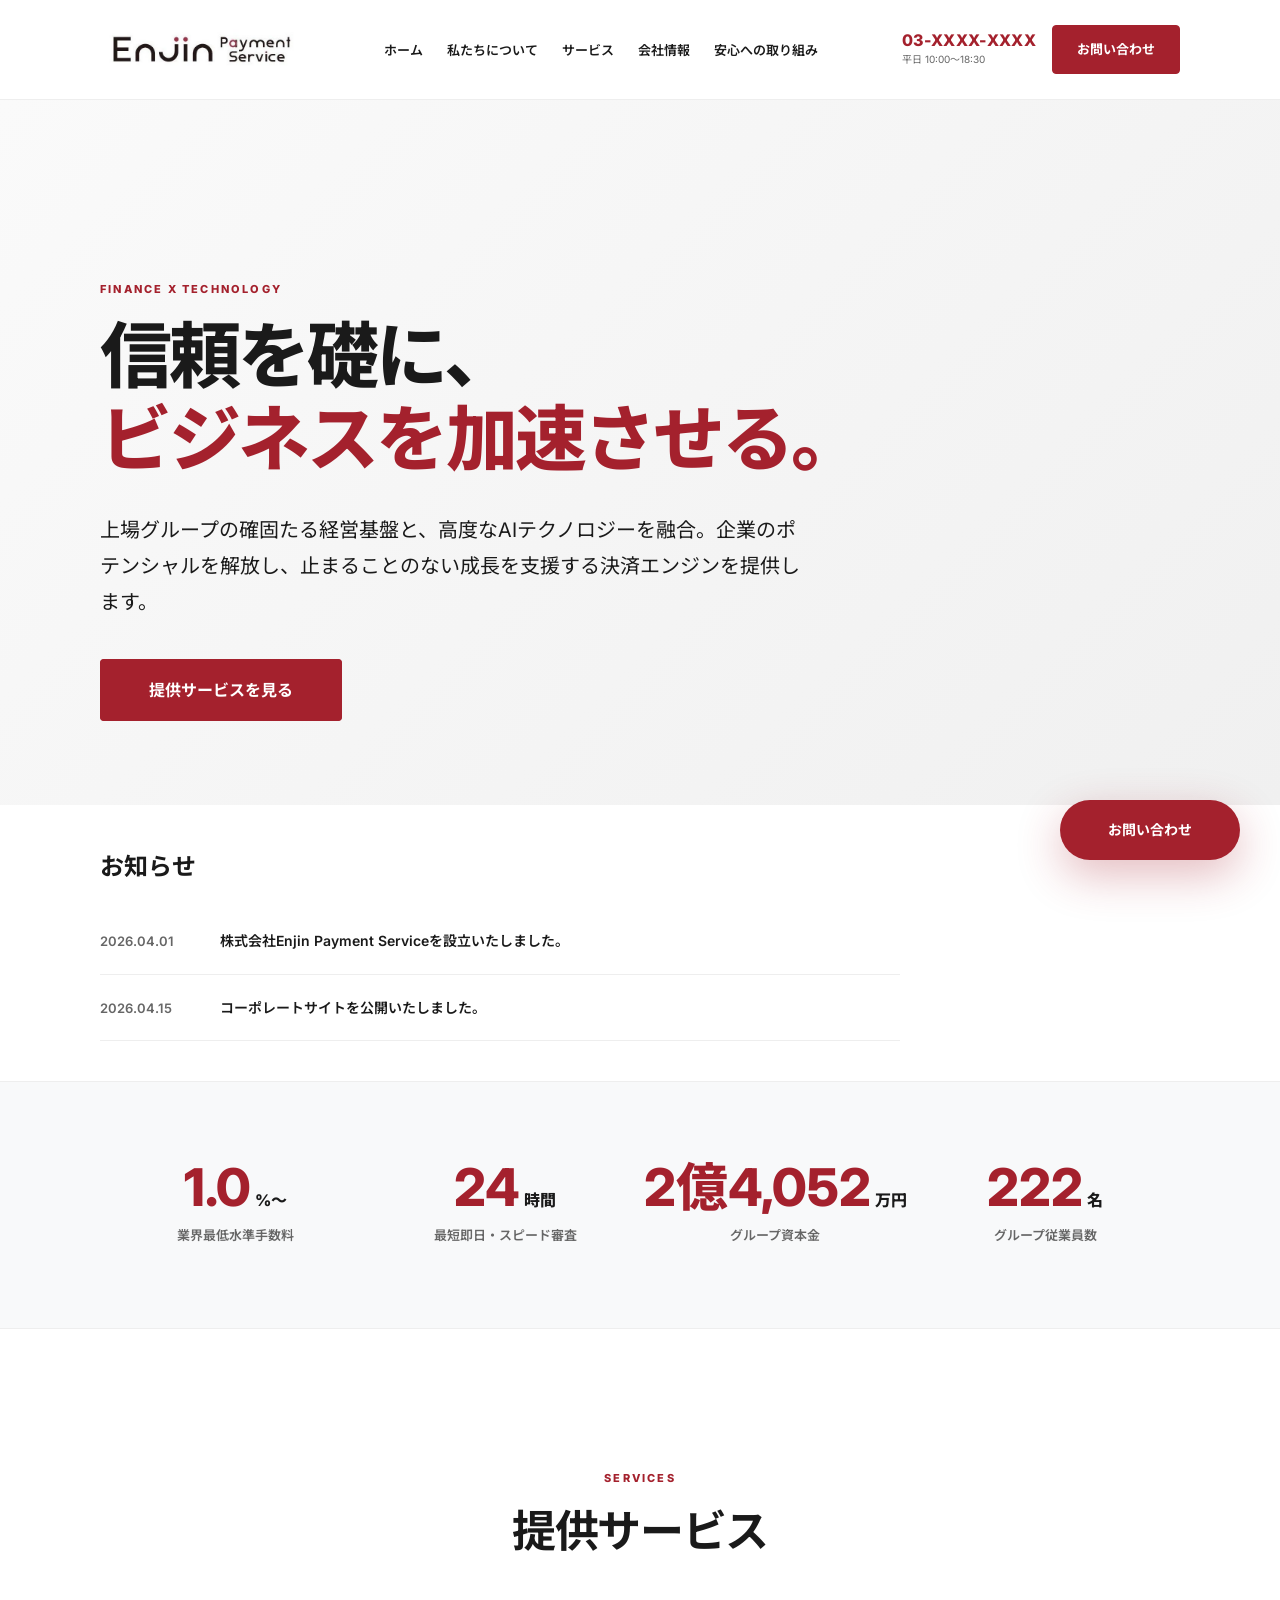
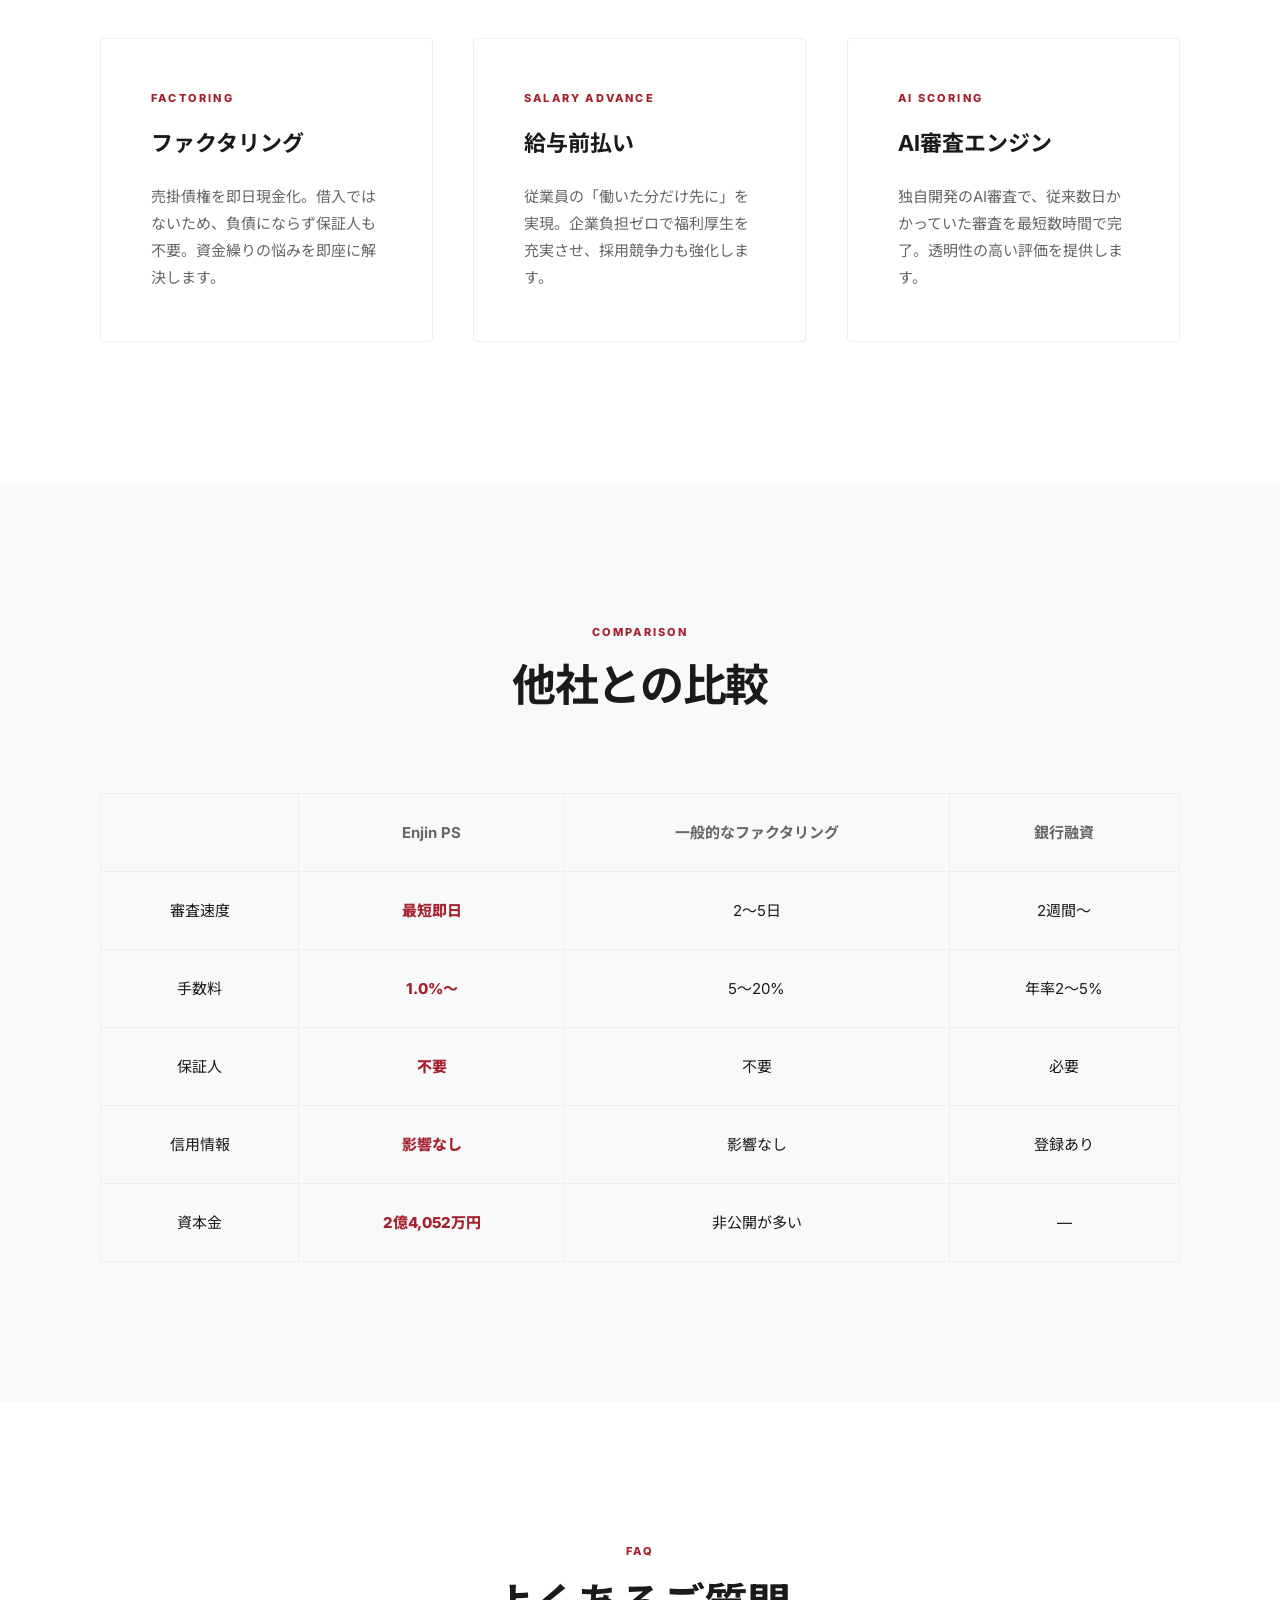
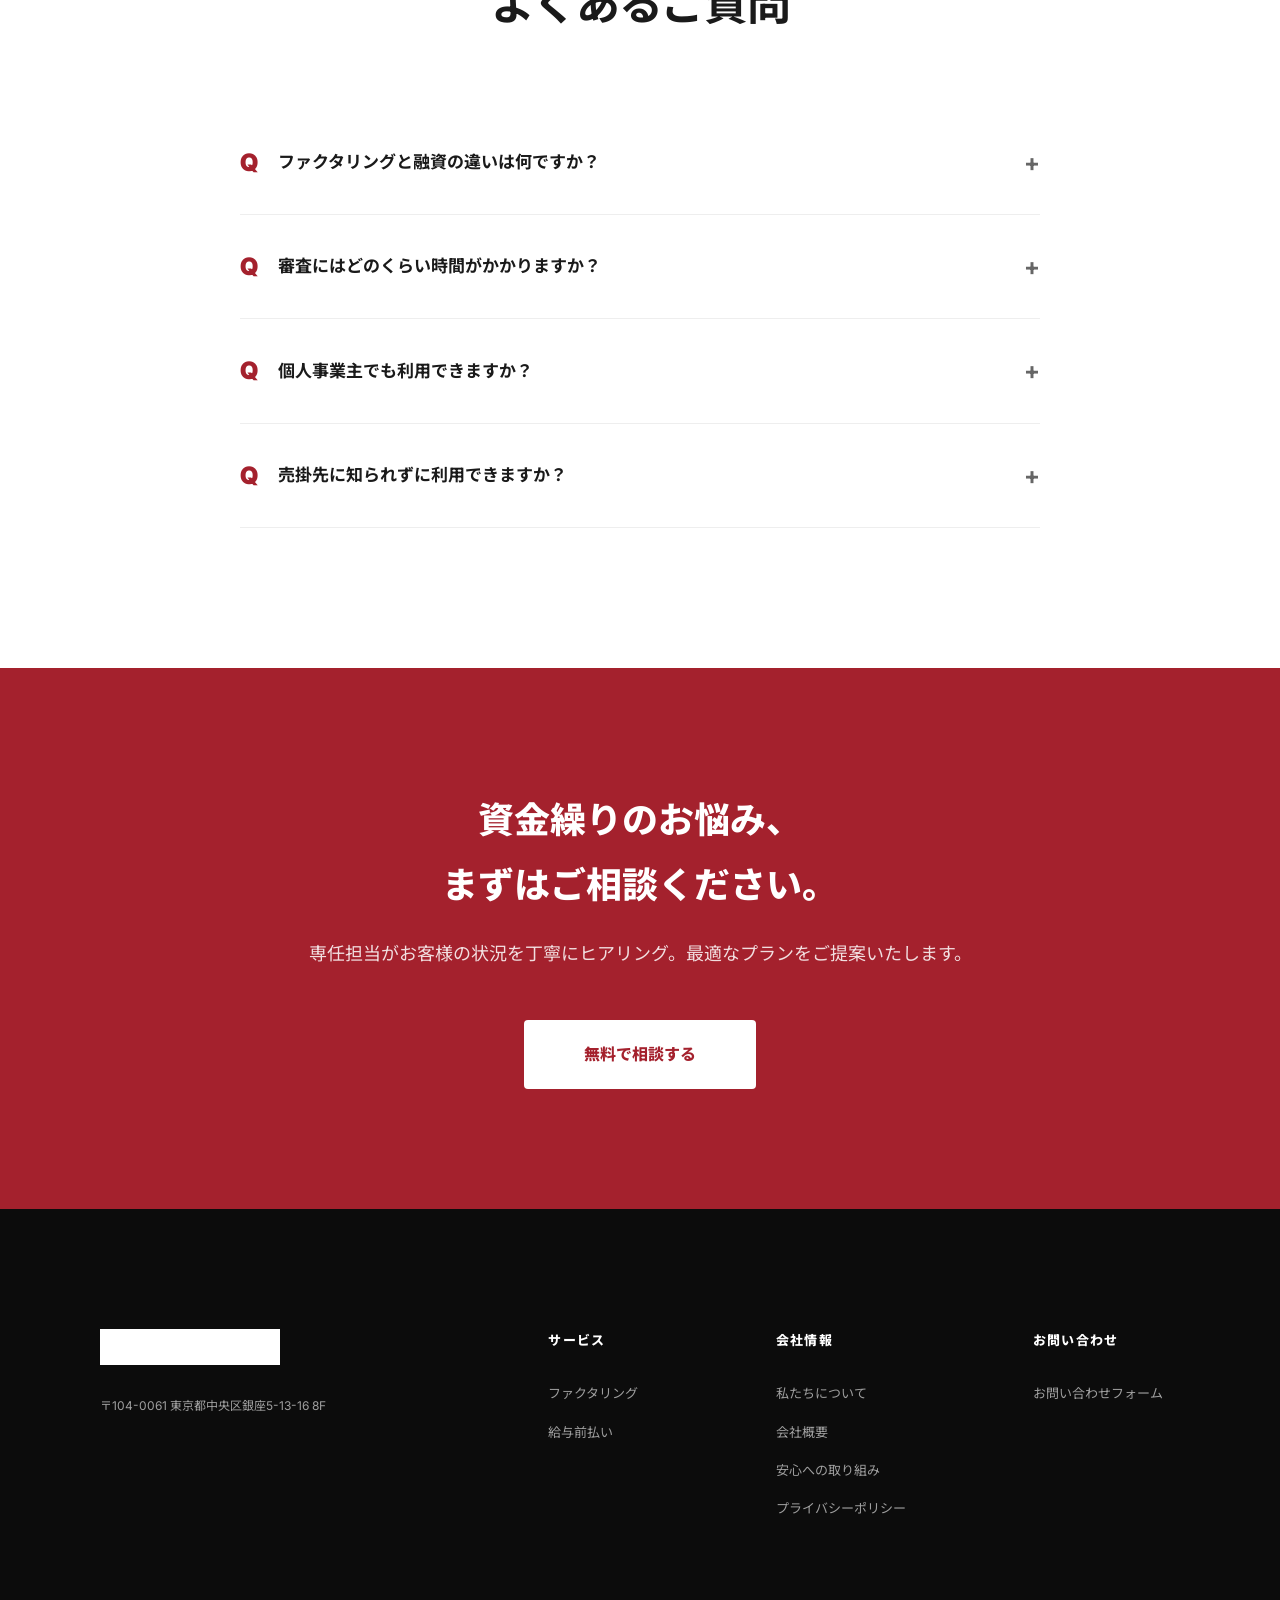
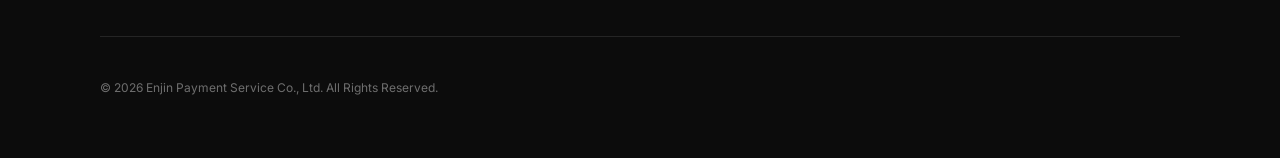
<file: index.html>
<!DOCTYPE html>
<html lang="ja">
<head>
<meta charset="UTF-8">
<meta name="viewport" content="width=device-width, initial-scale=1.0">
<title>株式会社Enjin Payment Service | 信頼を礎に、ビジネスを加速させる。</title>
<meta name="description" content="東証グロース上場グループのEnjin Payment Serviceが提供するファクタリング・給与前払いサービス。AI審査で最短即日、手数料業界最低水準で資金調達を支援します。">
<link rel="stylesheet" href="style.css">
<link rel="preconnect" href="https://fonts.googleapis.com">
<link rel="preconnect" href="https://fonts.gstatic.com" crossorigin>
<link href="https://fonts.googleapis.com/css2?family=Inter:wght@400;600;700;800&family=Noto+Sans+JP:wght@400;700&display=swap" rel="stylesheet">
</head>
<body>
<div id="site-header"></div>
<div id="site-fab"></div>
<main>
<section class="hero-simple" style="padding:180px 0 100px;background:linear-gradient(135deg,#fafafa 0%,#f0f0f0 100%);">
<div class="container reveal active">
<span class="label">Finance x Technology</span>
<h1 style="font-size:72px;font-weight:800;letter-spacing:-0.04em;line-height:1.15;margin-bottom:32px;">信頼を礎に、<br><span style="color:var(--primary);">ビジネスを加速させる。</span></h1>
<p style="font-size:20px;margin-bottom:56px;max-width:700px;">上場グループの確固たる経営基盤と、高度なAIテクノロジーを融合。企業のポテンシャルを解放し、止まることのない成長を支援する決済エンジンを提供します。</p>
<div class="hero-actions"><a href="services.html" class="cta-btn-nav" style="padding:20px 48px;font-size:16px;">提供サービスを見る</a></div>
</div>
</section>
<section style="padding:40px 0;"><div class="container"><h2 style="font-size:24px;font-weight:700;margin-bottom:20px;">お知らせ</h2><div class="news-list"><div class="news-item"><span class="news-date">2026.04.01</span><div class="news-title"><a href="#">株式会社Enjin Payment Serviceを設立いたしました。</a></div></div><div class="news-item"><span class="news-date">2026.04.15</span><div class="news-title"><a href="#">コーポレートサイトを公開いたしました。</a></div></div></div></div></section>
<div class="evidence-bar"><div class="container"><div class="evidence-grid"><div class="evidence-item reveal"><div class="num">1.0<span class="unit">%～</span></div><div class="txt">業界最低水準手数料</div></div><div class="evidence-item reveal"><div class="num">24<span class="unit">時間</span></div><div class="txt">最短即日・スピード審査</div></div><div class="evidence-item reveal"><div class="num">2億4,052<span class="unit">万円</span></div><div class="txt">グループ資本金</div></div><div class="evidence-item reveal"><div class="num">222<span class="unit">名</span></div><div class="txt">グループ従業員数</div></div></div></div></div>
<section><div class="container"><div class="section-header reveal"><span class="label">Services</span><h2 class="title-large">提供サービス</h2></div><div class="grid-3"><div class="card reveal"><span class="label">Factoring</span><h3>ファクタリング</h3><p>売掛債権を即日現金化。借入ではないため、負債にならず保証人も不要。資金繰りの悩みを即座に解決します。</p></div><div class="card reveal"><span class="label">Salary Advance</span><h3>給与前払い</h3><p>従業員の「働いた分だけ先に」を実現。企業負担ゼロで福利厚生を充実させ、採用競争力も強化します。</p></div><div class="card reveal"><span class="label">AI Scoring</span><h3>AI審査エンジン</h3><p>独自開発のAI審査で、従来数日かかっていた審査を最短数時間で完了。透明性の高い評価を提供します。</p></div></div></div></section>
<section style="background:var(--bg-alt);"><div class="container"><div class="section-header reveal"><span class="label">Comparison</span><h2 class="title-large">他社との比較</h2></div><table class="comp-table reveal"><tr><th></th><th class="highlight">Enjin PS</th><th>一般的なファクタリング</th><th>銀行融資</th></tr><tr><td>審査速度</td><td class="highlight">最短即日</td><td>2～5日</td><td>2週間～</td></tr><tr><td>手数料</td><td class="highlight">1.0%～</td><td>5～20%</td><td>年率2～5%</td></tr><tr><td>保証人</td><td class="highlight">不要</td><td>不要</td><td>必要</td></tr><tr><td>信用情報</td><td class="highlight">影響なし</td><td>影響なし</td><td>登録あり</td></tr><tr><td>資本金</td><td class="highlight">2億4,052万円</td><td>非公開が多い</td><td>—</td></tr></table></div></section>
<section><div class="container"><div class="section-header reveal"><span class="label">FAQ</span><h2 class="title-large">よくあるご質問</h2></div><div class="faq-list reveal" style="max-width:800px;margin:0 auto;"><div class="faq-item"><div class="faq-q">ファクタリングと融資の違いは何ですか？</div><div class="faq-a">ファクタリングは売掛債権の「売却」であり、借入（融資）ではありません。そのため、負債として計上されず、保証人も不要です。また、信用情報にも影響しません。</div></div><div class="faq-item"><div class="faq-q">審査にはどのくらい時間がかかりますか？</div><div class="faq-a">当社独自のAI審査システムにより、最短即日での審査が可能です。必要書類をご提出いただいた後、通常は数時間以内に結果をお伝えします。</div></div><div class="faq-item"><div class="faq-q">個人事業主でも利用できますか？</div><div class="faq-a">はい、個人事業主の方もご利用いただけます。売掛債権をお持ちであれば、法人・個人を問わず対応いたします。</div></div><div class="faq-item"><div class="faq-q">売掛先に知られずに利用できますか？</div><div class="faq-a">2社間ファクタリングであれば、売掛先への通知なくご利用いただけます。秘密保持を徹底しますので、お取引先との関係性に影響はありません。</div></div></div></div></section>
<section style="background:var(--primary);color:#fff;padding:120px 0;text-align:center;"><div class="container reveal"><h2 style="font-size:36px;font-weight:800;margin-bottom:20px;">資金繰りのお悩み、<br>まずはご相談ください。</h2><p style="font-size:18px;opacity:0.85;margin-bottom:50px;">専任担当がお客様の状況を丁寧にヒアリング。最適なプランをご提案いたします。</p><a href="contact.html" style="display:inline-block;background:#fff;color:var(--primary);padding:20px 60px;font-weight:800;font-size:16px;border-radius:4px;transition:0.3s;">無料で相談する</a></div></section>
</main>
<div id="site-footer"></div>
<script src="components.js"></script>
</body>
</html>
</file>
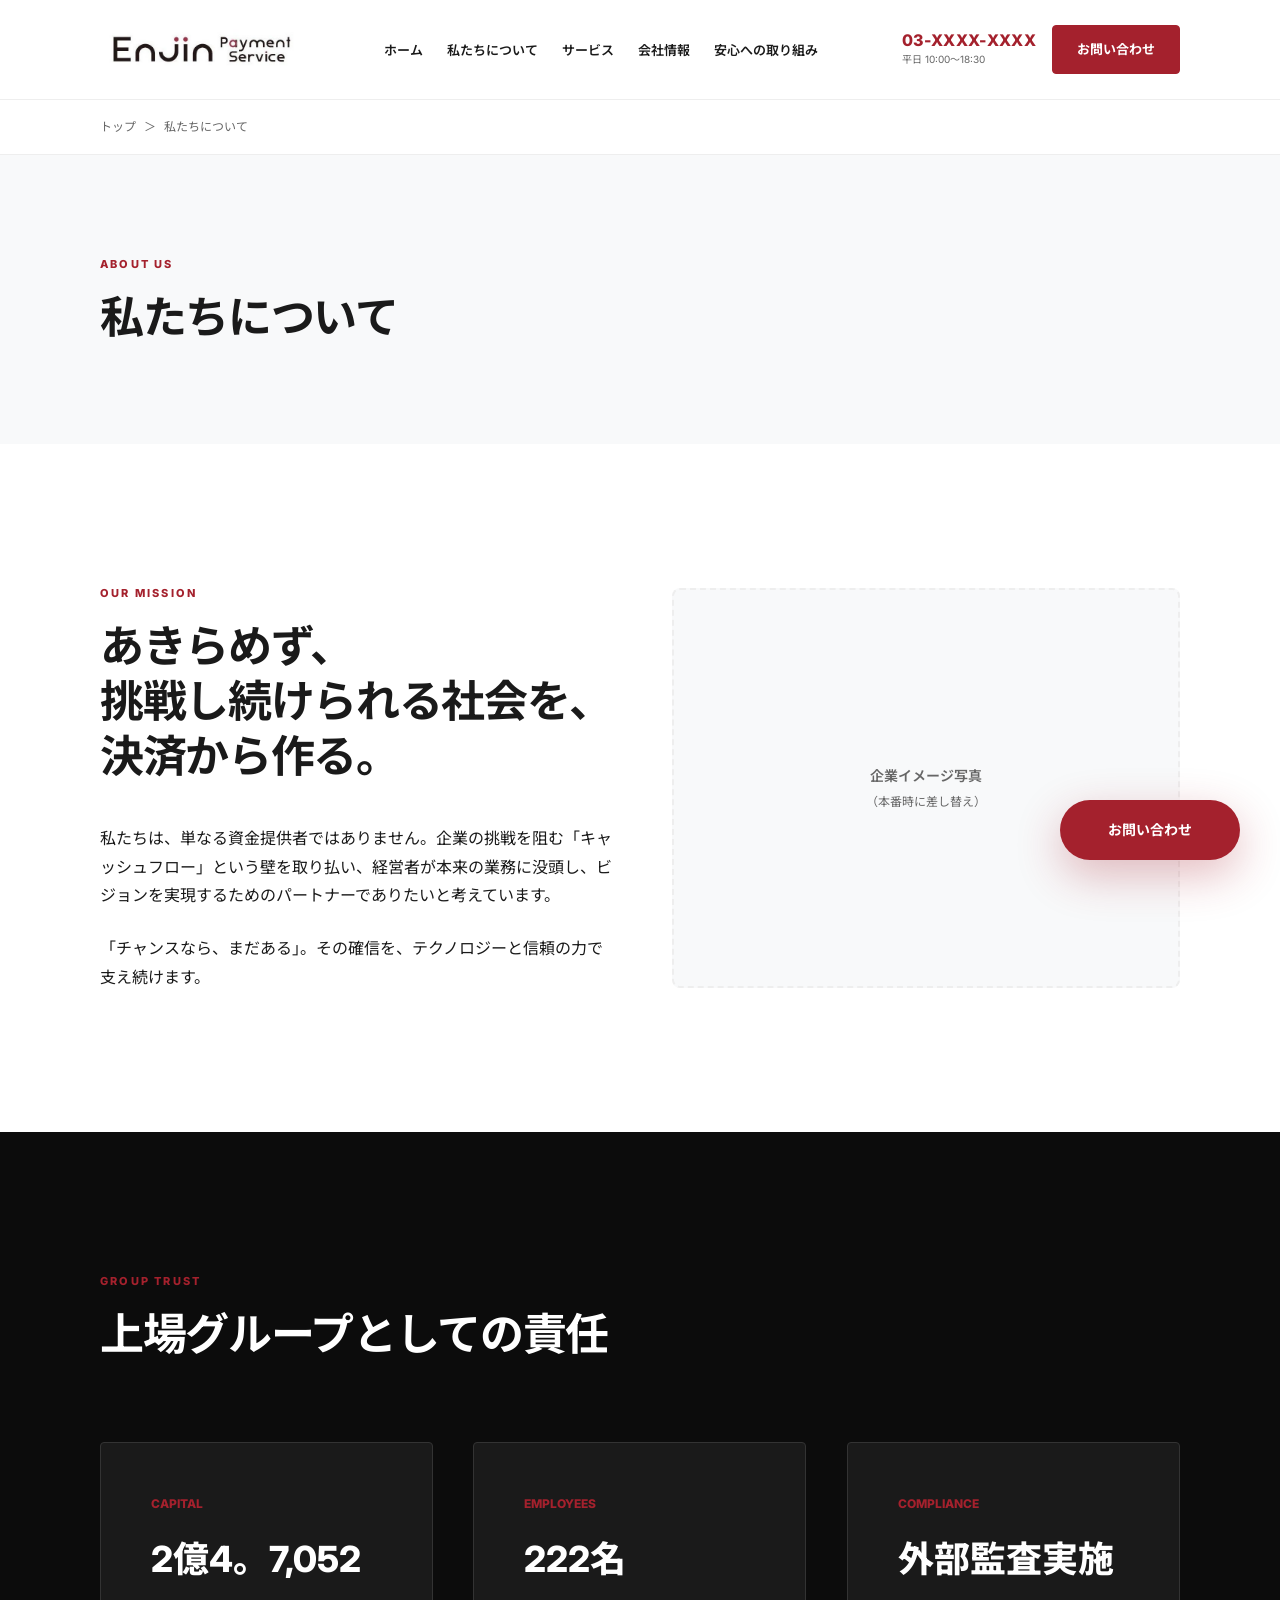
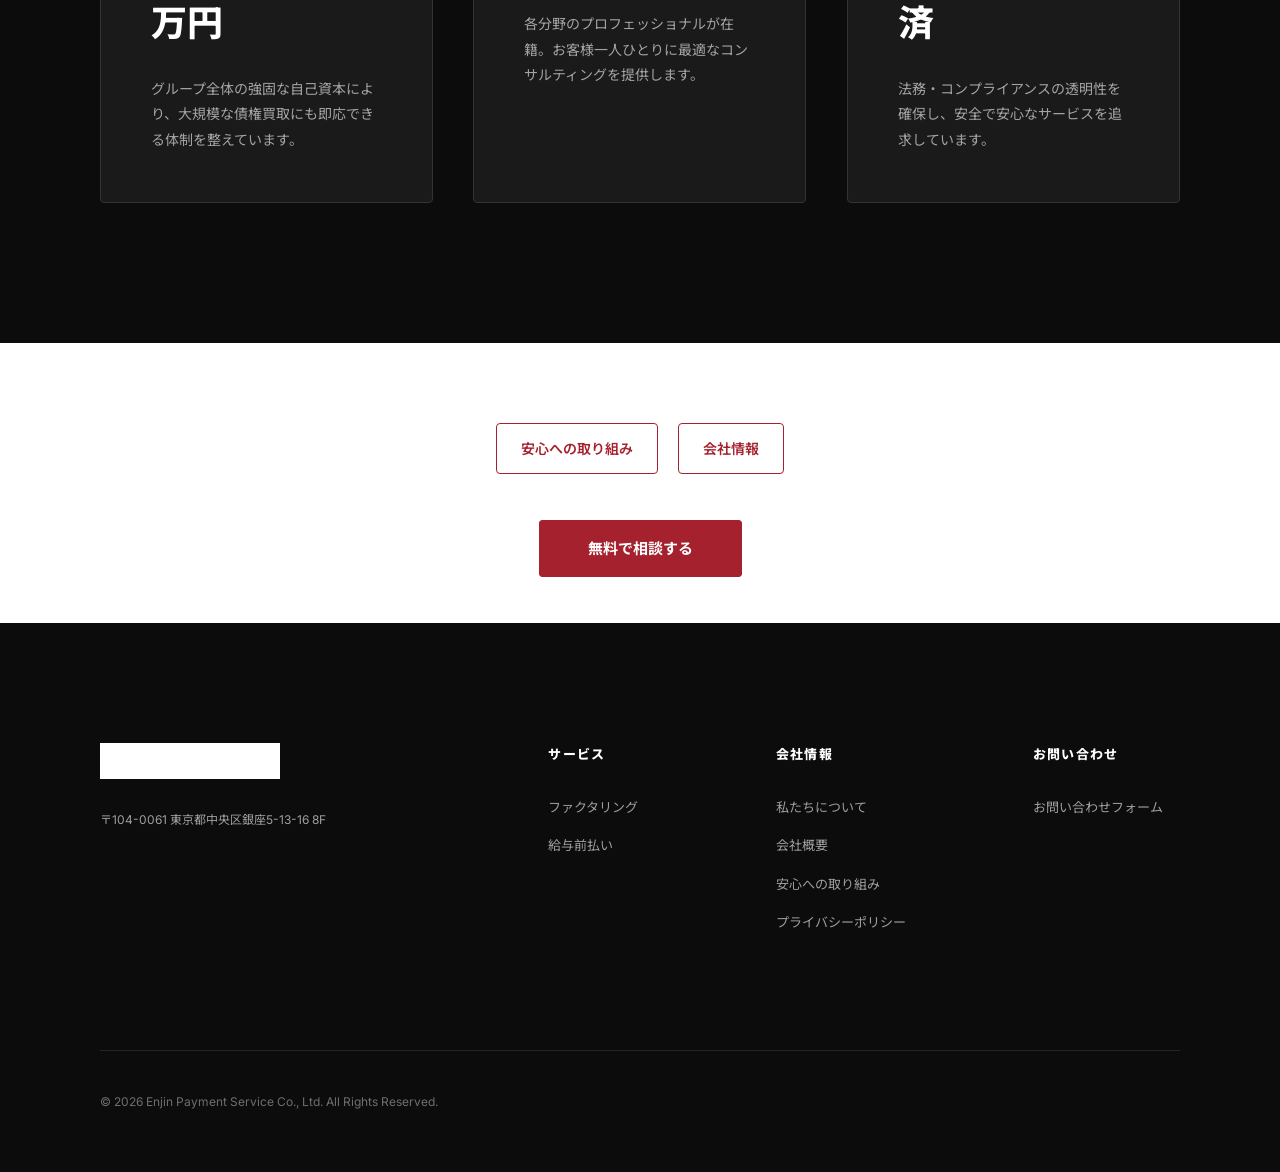
<file: about.html>
<!DOCTYPE html>
<html lang="ja">
<head>
<meta charset="UTF-8">
<meta name="viewport" content="width=device-width, initial-scale=1.0">
<title>私たちについて | 株式会社Enjin Payment Service</title>
<meta name="description" content="Enjin Payment Serviceのミッションと理念。上場グループの信頼性と最先端テクノロジーで、中小企業の資金調達を支援するパートナーです。">
<link rel="stylesheet" href="style.css">
<link rel="preconnect" href="https://fonts.googleapis.com">
<link rel="preconnect" href="https://fonts.gstatic.com" crossorigin>
<link href="https://fonts.googleapis.com/css2?family=Inter:wght@400;600;700;800&family=Noto+Sans+JP:wght@400;700&display=swap" rel="stylesheet">
</head>
<body>
<div id="site-header"></div>
<div id="site-fab"></div>
<main>
<div class="breadcrumb"><div class="container"><a href="index.html">トップ</a><span>＞</span>私たちについて</div></div>
<section class="page-header" style="background: var(--bg-alt); padding: 100px 0;"><div class="container reveal active"><span class="label">About Us</span><h1 class="title-large">私たちについて</h1></div></section>
<section class="mission-section"><div class="container reveal"><div class="grid-2" style="align-items: center;"><div><span class="label">Our Mission</span><h2 class="title-large" style="margin-bottom: 40px; word-break: keep-all;">あきらめず、挑戦し続けられる社会を、決済から作る。</h2><p style="margin-bottom: 24px;">私たちは、単なる資金提供者ではありません。企業の挑戦を阻む「キャッシュフロー」という壁を取り払い、経営者が本来の業務に没頭し、ビジョンを実現するためのパートナーでありたいと考えています。</p><p>「チャンスなら、まだある」。その確信を、テクノロジーと信頼の力で支え続けます。</p></div><div style="background: var(--bg-alt); height: 400px; border-radius: 8px; display: flex; align-items: center; justify-content: center; border: 2px dashed var(--border);"><p style="color: var(--text-muted); font-size: 14px; font-weight: 600; text-align: center;">企業イメージ写真<br><span style="font-size: 12px; font-weight: 400;">（本番時に差し替え）</span></p></div></div></div></section>
<section class="group-trust" style="background: #0c0c0c; color: #fff; padding: 140px 0;"><div class="container reveal"><div class="section-header" style="text-align: left;"><span class="label">Group Trust</span><h2 class="title-large">上場グループとしての責任</h2></div><div class="grid-3"><div class="card" style="background: #1a1a1a; border-color: #333;"><div style="font-size: 12px; color: var(--primary); margin-bottom: 12px; font-weight: 800;">CAPITAL</div><div style="font-size: 36px; font-weight: 800; color: #fff;">2億4。7,052<span>万円</span></div><p style="font-size: 14px; opacity: 0.6; margin-top: 20px; color: #fff;">グループ全体の強固な自己資本により、大規模な債権買取にも即応できる体制を整えています。</p></div><div class="card" style="background: #1a1a1a; border-color: #333;"><div style="font-size: 12px; color: var(--primary); margin-bottom: 12px; font-weight: 800;">EMPLOYEES</div><div style="font-size: 36px; font-weight: 800; color: #fff;">222<span>名</span></div><p style="font-size: 14px; opacity: 0.6; margin-top: 20px; color: #fff;">各分野のプロフェッショナルが在籍。お客様一人ひとりに最適なコンサルティングを提供します。</p></div><div class="card" style="background: #1a1a1a; border-color: #333;"><div style="font-size: 12px; color: var(--primary); margin-bottom: 12px; font-weight: 800;">COMPLIANCE</div><div style="font-size: 36px; font-weight: 800; color: #fff;">外部監査<span>実施済</span></div><p style="font-size: 14px; opacity: 0.6; margin-top: 20px; color: #fff;">法務・コンプライアンスの透明性を確保し、安全で安心なサービスを追求しています。</p></div></div></div></section>
<section style="padding:60px 0;"><div class="container" style="text-align:center;"><div class="sub-nav"><a href="security.html">安心への取り組み</a><a href="company.html">会社情報</a></div><div style="margin-top:40px;"><a href="contact.html" class="cta-btn-nav" style="padding:18px 48px;font-size:15px;">無料で相談する</a></div></div></section>
</main>
<div id="site-footer"></div>
<script src="components.js"></script>
</body>
</html>
</file>
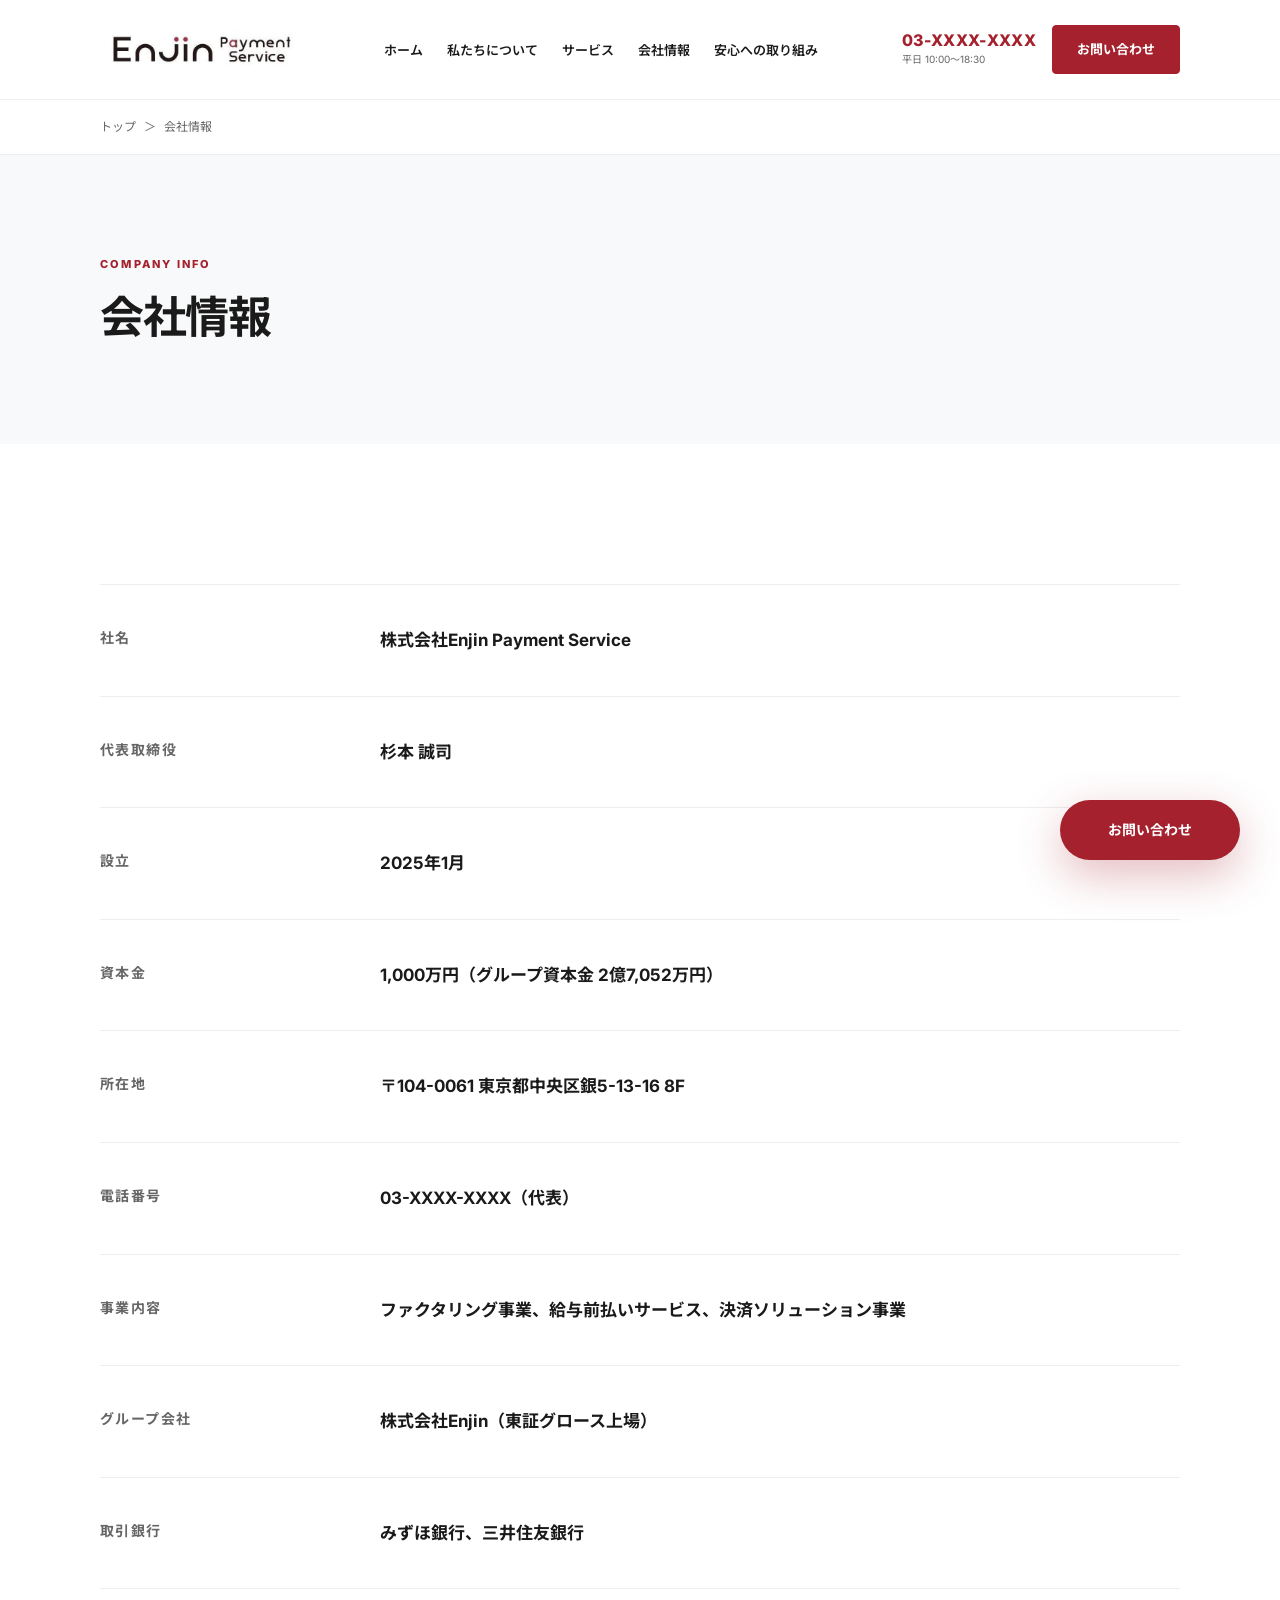
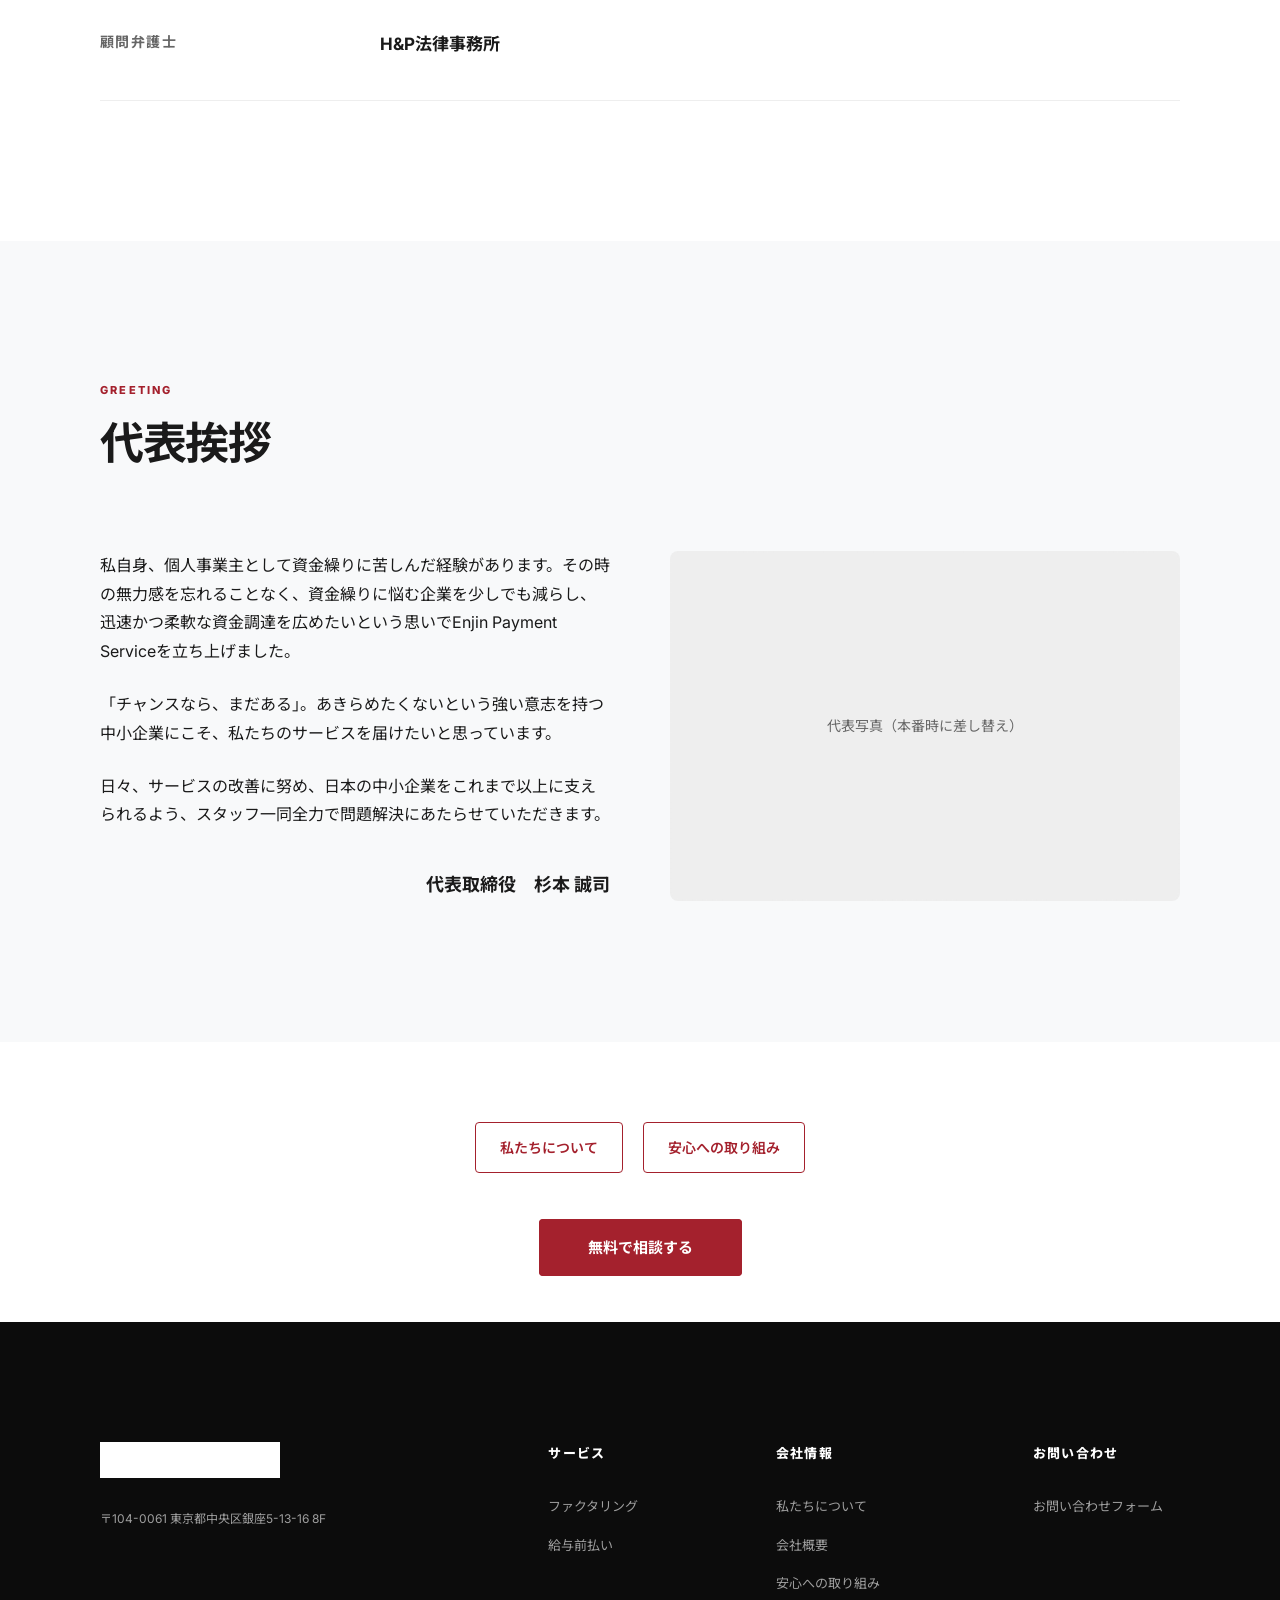
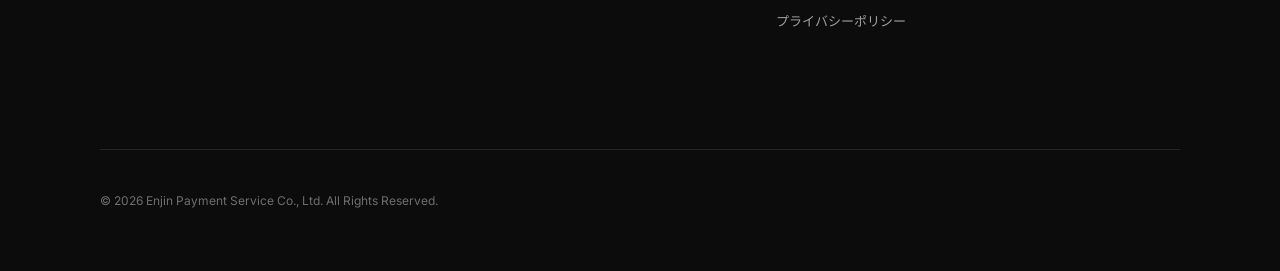
<file: company.html>
<!DOCTYPE html>
<html lang="ja">
<head>
<meta charset="UTF-8">
<meta name="viewport" content="width=device-width, initial-scale=1.0">
<title>会社情報 | 株式会社Enjin Payment Service</title>
<meta name="description" content="株式会社Enjin Payment Serviceの会社概要・代表挨拶。東証グロース上場グループの一員として、透明性の高い経営で中小企業を支援します。">
<link rel="stylesheet" href="style.css">
<link rel="preconnect" href="https://fonts.googleapis.com">
<link rel="preconnect" href="https://fonts.gstatic.com" crossorigin>
<link href="https://fonts.googleapis.com/css2?family=Inter:wght@400;600;700;800&family=Noto+Sans+JP:wght@400;700&display=swap" rel="stylesheet">
</head>
<body>
<div id="site-header"></div>
<div id="site-fab"></div>
<main>
<div class="breadcrumb"><div class="container"><a href="index.html">トップ</a><span>＞</span>会社情報</div></div>
<section class="page-header" style="background:var(--bg-alt);padding:100px 0;"><div class="container reveal active"><span class="label">Company Info</span><h1 class="title-large">会社情報</h1></div></section>
<section class="company-details"><div class="container reveal"><div style="border-top:1px solid var(--border);"><div class="info-row"><div class="info-label">社名</div><div class="info-value">株式会社Enjin Payment Service</div></div><div class="info-row"><div class="info-label">代表取締役</div><div class="info-value">杉本 誠司</div></div><div class="info-row"><div class="info-label">設立</div><div class="info-value">2025年1月</div></div><div class="info-row"><div class="info-label">資本金</div><div class="info-value">1,000万円（グループ資本金 2億7,052万円）</div></div><div class="info-row"><div class="info-label">所在地</div><div class="info-value">〒104-0061 東京都中央区銀5-13-16 8F</div></div><div class="info-row"><div class="info-label">電話番号</div><div class="info-value">03-XXXX-XXXX（代表）</div></div><div class="info-row"><div class="info-label">事業内容</div><div class="info-value">ファクタリング事業、給与前払いサービス、決済ソリューション事業</div></div><div class="info-row"><div class="info-label">グループ会社</div><div class="info-value">株式会社Enjin（東証グロース上場）</div></div><div class="info-row"><div class="info-label">取引銀行</div><div class="info-value">みずほ銀行、三井住友銀行</div></div><div class="info-row"><div class="info-label">顧問弁護士</div><div class="info-value">H&P法律事務所</div></div></div></div></section>
<section style="background:var(--bg-alt);"><div class="container reveal"><div class="section-header" style="text-align:left;"><span class="label">Greeting</span><h2 class="title-large">代表挨拶</h2></div><div class="grid-2" style="align-items:start;"><div><p style="font-size:16px;margin-bottom:24px;">私自身、個人事業主として資金繰りに苦しんだ経験があります。その時の無力感を忘れることなく、資金繰りに悩む企業を少しでも減らし、迅速かつ柔軟な資金調達を広めたいという思いでEnjin Payment Serviceを立ち上げました。</p><p style="font-size:16px;margin-bottom:24px;">「チャンスなら、まだある」。あきらめたくないという強い意志を持つ中小企業にこそ、私たちのサービスを届けたいと思っています。</p><p style="font-size:16px;">日々、サービスの改善に努め、日本の中小企業をこれまで以上に支えられるよう、スタッフ一同全力で問題解決にあたらせていただきます。</p><p style="text-align:right;margin-top:40px;font-weight:700;font-size:18px;">代表取締役　杉本 誠司</p></div><div style="background:#eee;height:350px;border-radius:8px;display:flex;align-items:center;justify-content:center;border:2px dashed var(--border);"><p style="color:var(--text-muted);font-size:14px;">代表写真（本番時に差し替え）</p></div></div></div></section>
<section style="padding:60px 0;"><div class="container" style="text-align:center;"><div class="sub-nav"><a href="about.html">私たちについて</a><a href="security.html">安心への取り組み</a></div><div style="margin-top:40px;"><a href="contact.html" class="cta-btn-nav" style="padding:18px 48px;font-size:15px;">無料で相談する</a></div></div></section>
</main>
<div id="site-footer"></div>
<script src="components.js"></script>
</body>
</html>
</file>
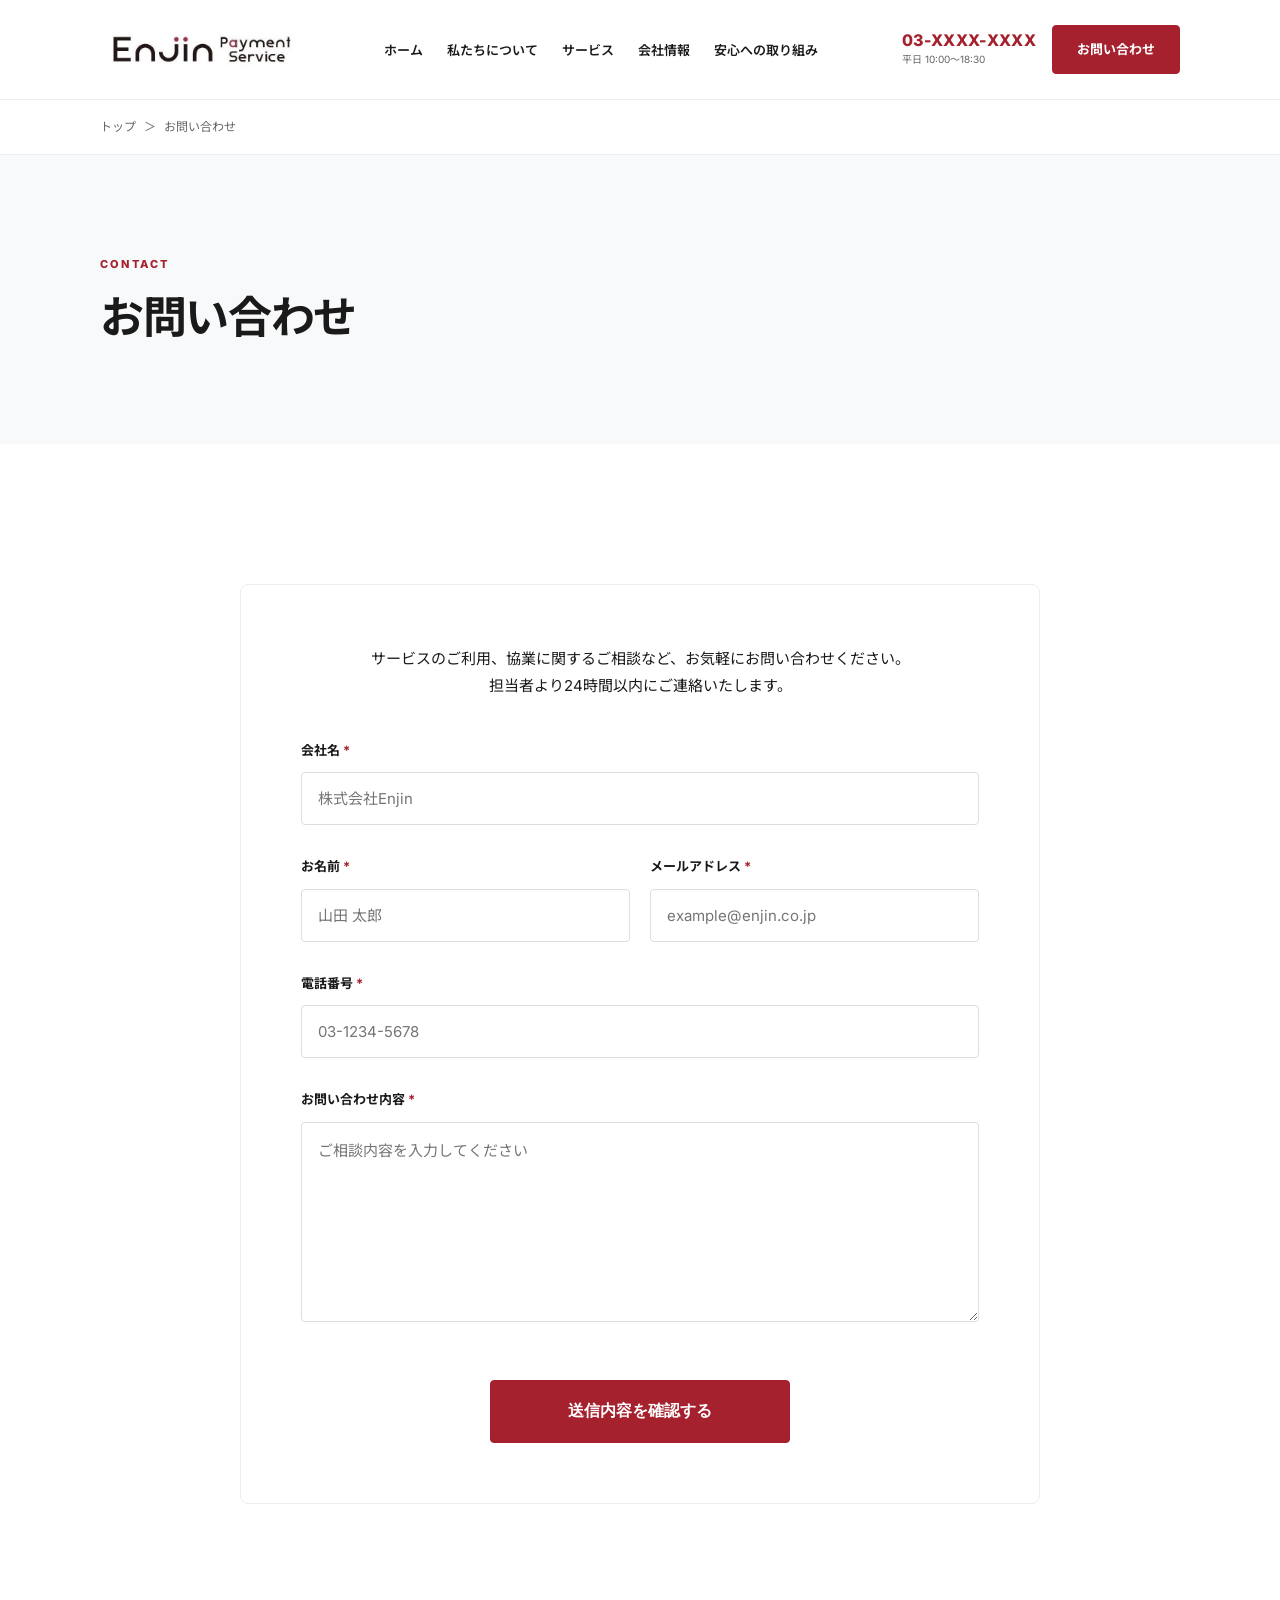
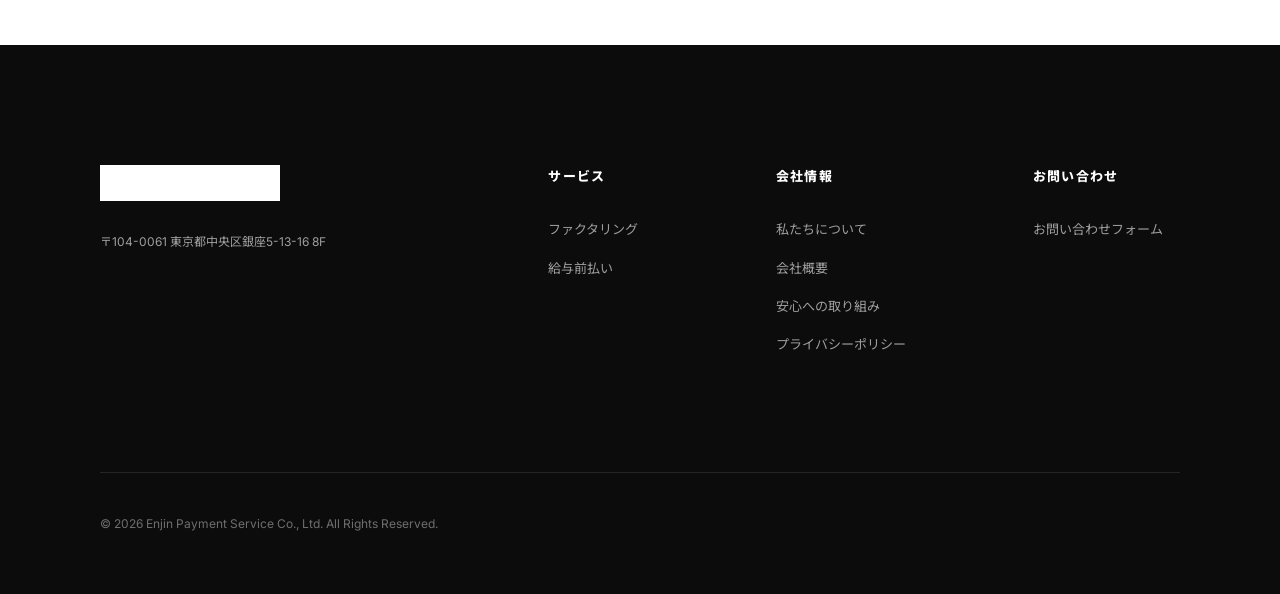
<file: contact.html>
<!DOCTYPE html>
<html lang="ja">
<head>
<meta charset="UTF-8">
<meta name="viewport" content="width=device-width, initial-scale=1.0">
<title>お問い合わせ | 株式会社Enjin Payment Service</title>
<meta name="description" content="ファクタリング・給与前払いサービスに関するお問い合わせはこちら。専任担当者が24時間以内にご連絡いたします。">
<link rel="stylesheet" href="style.css">
<link rel="preconnect" href="https://fonts.googleapis.com">
<link rel="preconnect" href="https://fonts.gstatic.com" crossorigin>
<link href="https://fonts.googleapis.com/css2?family=Inter:wght@400;600;700;800&family=Noto+Sans+JP:wght@400;700&display=swap" rel="stylesheet">
</head>
<body class="page-contact">
<div id="site-header"></div>
<div id="site-fab"></div>
<main>
<div class="breadcrumb"><div class="container"><a href="index.html">トップ</a><span>＞</span>お問い合わせ</div></div>
<section class="page-header" style="background: var(--bg-alt); padding: 100px 0;"><div class="container reveal active"><span class="label">Contact</span><h1 class="title-large">お問い合わせ</h1></div></section>
<section class="contact-form"><div class="container reveal"><div style="max-width: 800px; margin: 0 auto; background: #fff; padding: 60px; border: 1px solid var(--border); border-radius: 8px;"><p style="margin-bottom: 40px; text-align: center; font-size: 15px;">サービスのご利用、協業に関するご相談など、お気軽にお問い合わせください。<br>担当者より24時間以内にご連絡いたします。</p><form><div class="form-group"><label>会社名 <span style="color: var(--primary);">*</span></label><input type="text" class="form-control" placeholder="株式会社Enjin"></div><div class="grid-2" style="gap: 20px;"><div class="form-group"><label>お名前 <span style="color: var(--primary);">*</span></label><input type="text" class="form-control" placeholder="山田 太郎"></div><div class="form-group"><label>メールアドレス <span style="color: var(--primary);">*</span></label><input type="email" class="form-control" placeholder="example@enjin.co.jp"></div></div><div class="form-group"><label>電話番号 <span style="color: var(--primary);">*</span></label><input type="tel" class="form-control" placeholder="03-1234-5678"></div><div class="form-group"><label>お問い合わせ内容 <span style="color: var(--primary);">*</span></label><textarea class="form-control" style="height: 200px;" placeholder="ご相談内容を入力してください"></textarea></div><div style="text-align: center; margin-top: 50px;"><button type="button" class="cta-btn-nav" style="width: 300px; padding: 20px; font-size: 16px; cursor: pointer;">送信内容を確認する</button></div></form></div></div></section>
</main>
<div id="site-footer"></div>
<script src="components.js"></script>
</body>
</html>
</file>
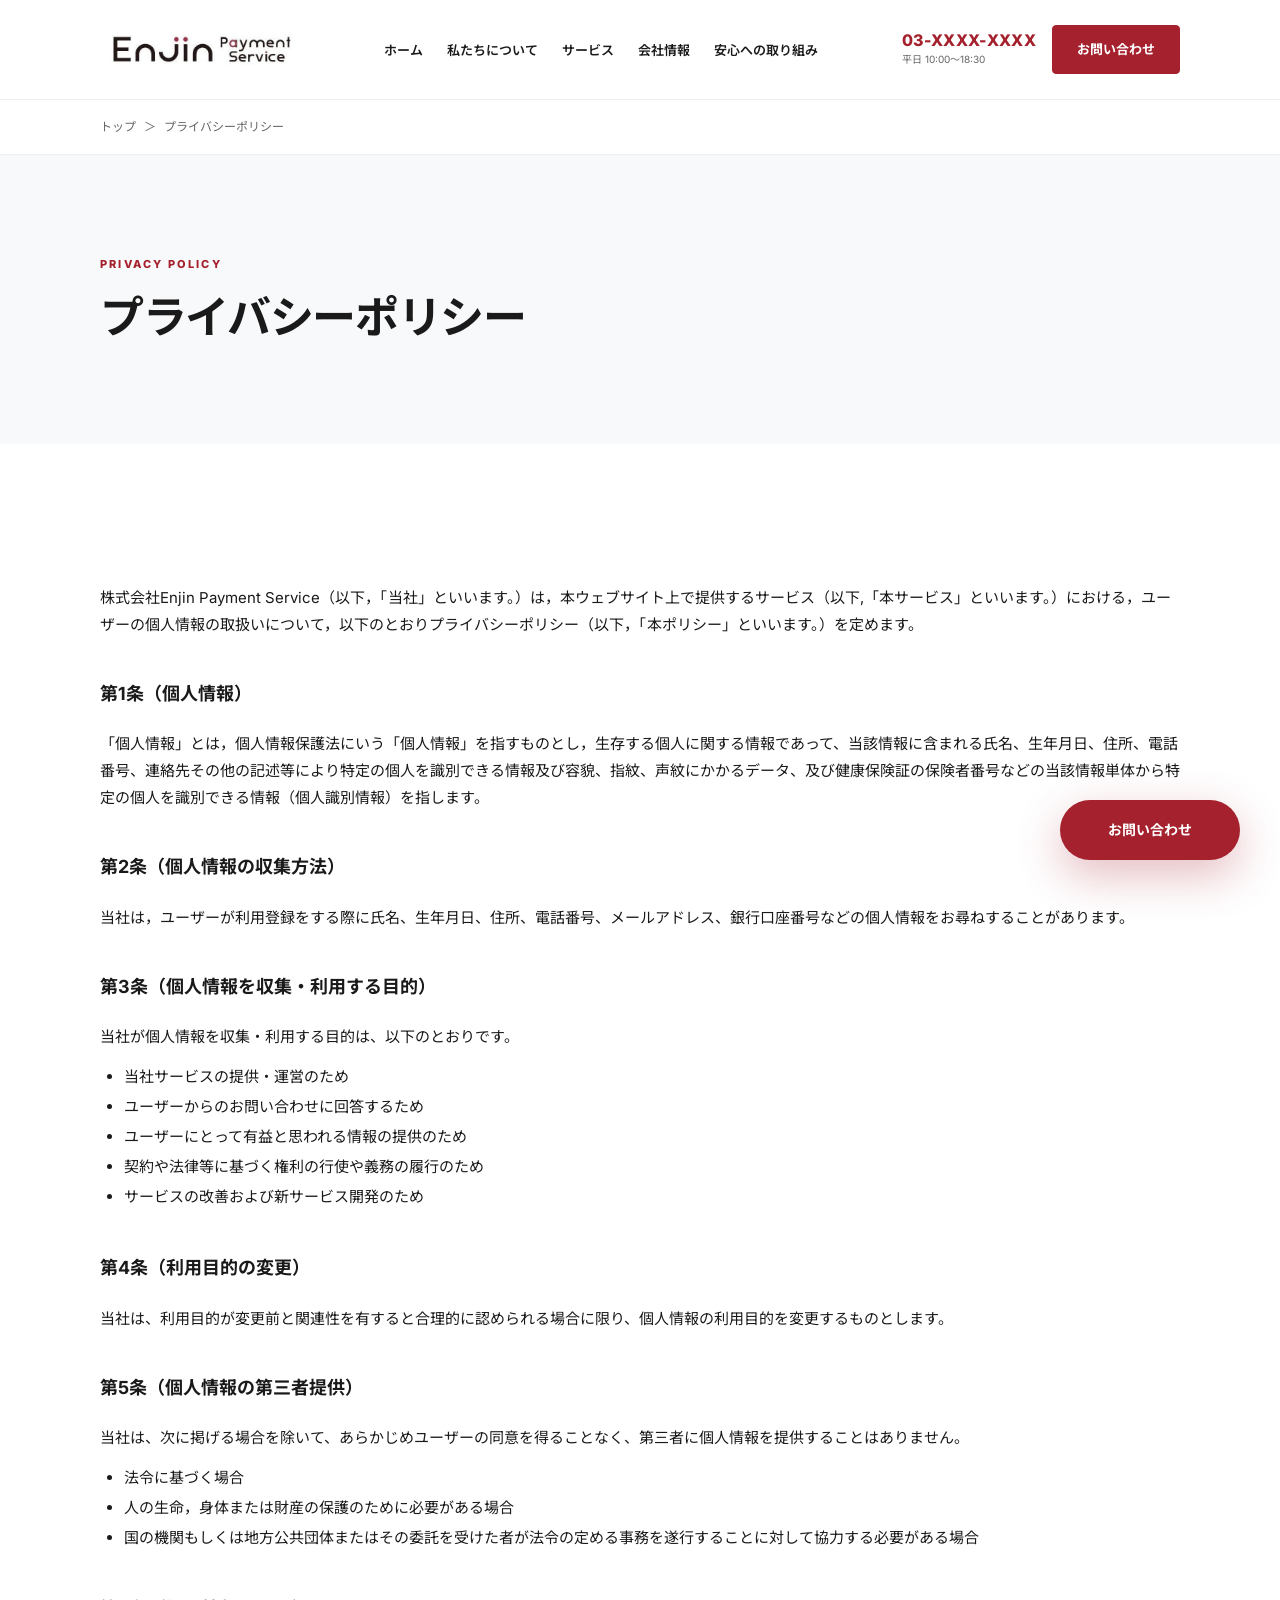
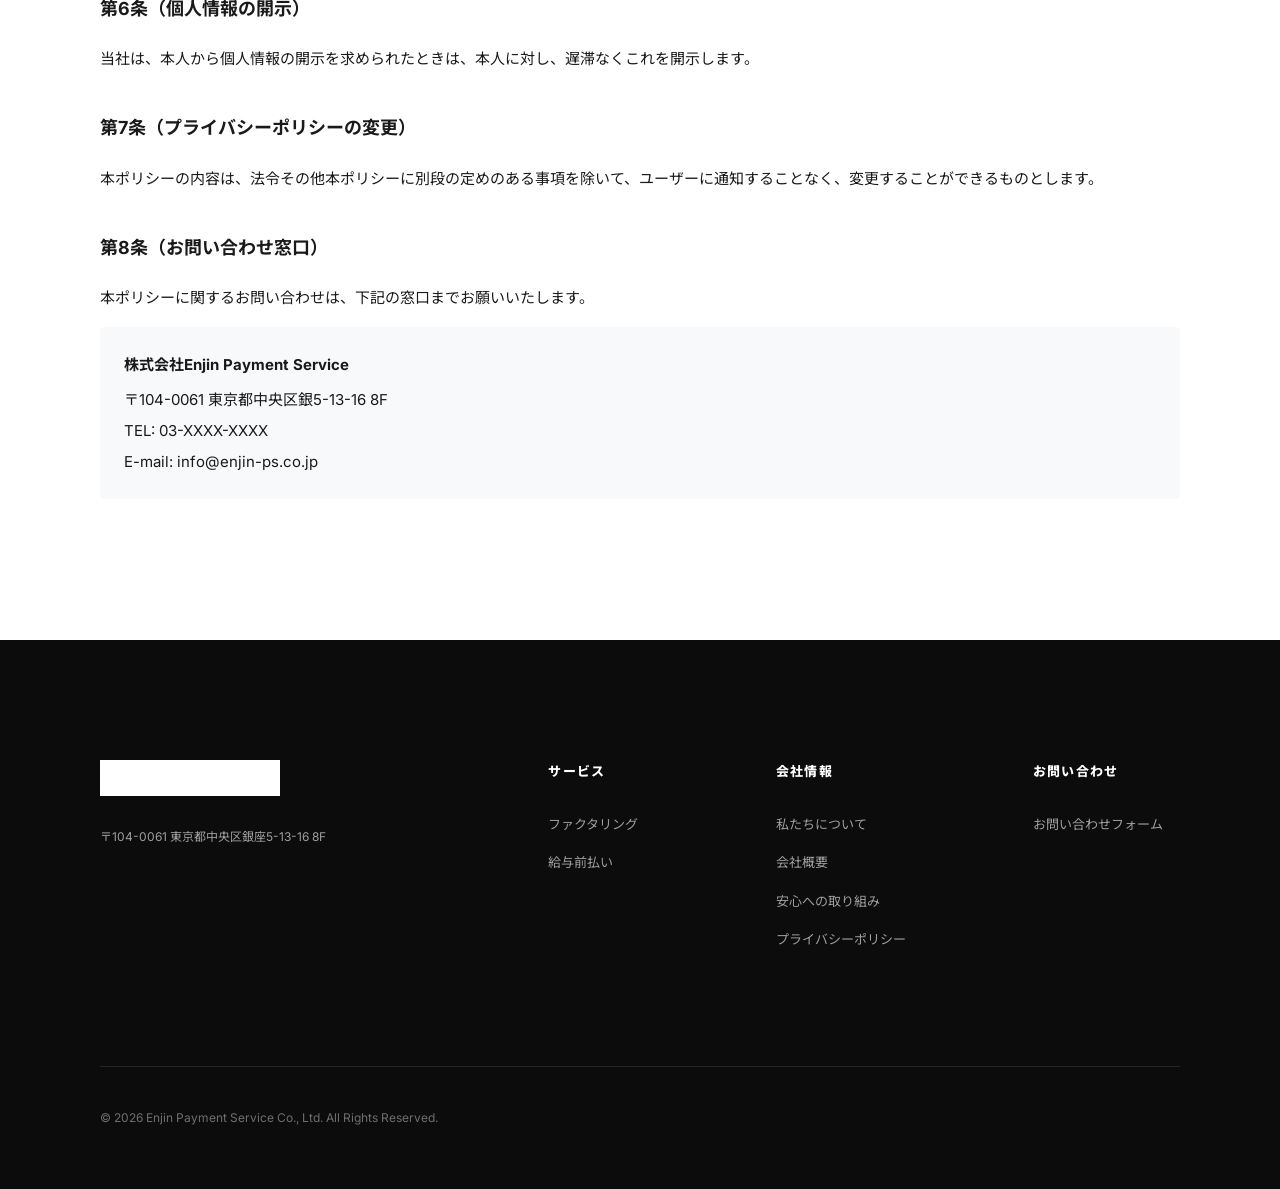
<file: privacy.html>
<!DOCTYPE html>
<html lang="ja">
<head>
<meta charset="UTF-8">
<meta name="viewport" content="width=device-width, initial-scale=1.0">
<title>プライバシーポリシー | 株式会社Enjin Payment Service</title>
<meta name="description" content="株式会社Enjin Payment Serviceの個人情報保護方針。">
<link rel="stylesheet" href="style.css">
<link rel="preconnect" href="https://fonts.googleapis.com">
<link rel="preconnect" href="https://fonts.gstatic.com" crossorigin>
<link href="https://fonts.googleapis.com/css2?family=Inter:wght@400;600;700;800&family=Noto+Sans+JP:wght@400;700&display=swap" rel="stylesheet">
</head>
<body>
<div id="site-header"></div>
<div id="site-fab"></div>
<main>
<div class="breadcrumb"><div class="container"><a href="index.html">トップ</a><span>＞</span>プライバシーポリシー</div></div>
<section class="page-header" style="background: var(--bg-alt); padding: 100px 0;"><div class="container reveal active"><span class="label">Privacy Policy</span><h1 class="title-large">プライバシーポリシー</h1></div></section>
<section class="privacy"><div class="container reveal"><div class="privacy-content" style="font-size: 15px; color: var(--text);">
<p style="margin-bottom: 32px;">株式会社Enjin Payment Service（以下，「当社」といいます。）は，本ウェブサイト上で提供するサービス（以下,「本サービス」といいます。）における，ユーザーの個人情報の取扱いについて，以下のとおりプライバシーポリシー（以下，「本ポリシー」といいます。）を定めます。</p>
<h2 style="margin: 40px 0 20px; font-size: 18px;">第1条（個人情報）</h2>
<p>「個人情報」とは，個人情報保護法にいう「個人情報」を指すものとし，生存する個人に関する情報であって、当該情報に含まれる氏名、生年月日、住所、電話番号、連絡先その他の記述等により特定の個人を識別できる情報及び容貌、指紋、声紋にかかるデータ、及び健康保険証の保険者番号などの当該情報単体から特定の個人を識別できる情報（個人識別情報）を指します。</p>
<h2 style="margin: 40px 0 20px; font-size: 18px;">第2条（個人情報の収集方法）</h2>
<p>当社は，ユーザーが利用登録をする際に氏名、生年月日、住所、電話番号、メールアドレス、銀行口座番号などの個人情報をお尋ねすることがあります。</p>
<h2 style="margin: 40px 0 20px; font-size: 18px;">第3条（個人情報を収集・利用する目的）</h2>
<p>当社が個人情報を収集・利用する目的は、以下のとおりです。</p>
<ul style="list-style: disc; padding-left: 24px; margin-top: 12px; line-height: 2;"><li>当社サービスの提供・運営のため</li><li>ユーザーからのお問い合わせに回答するため</li><li>ユーザーにとって有益と思われる情報の提供のため</li><li>契約や法律等に基づく権利の行使や義務の履行のため</li><li>サービスの改善および新サービス開発のため</li></ul>
<h2 style="margin: 40px 0 20px; font-size: 18px;">第4条（利用目的の変更）</h2>
<p>当社は、利用目的が変更前と関連性を有すると合理的に認められる場合に限り、個人情報の利用目的を変更するものとします。</p>
<h2 style="margin: 40px 0 20px; font-size: 18px;">第5条（個人情報の第三者提供）</h2>
<p>当社は、次に掲げる場合を除いて、あらかじめユーザーの同意を得ることなく、第三者に個人情報を提供することはありません。</p>
<ul style="list-style: disc; padding-left: 24px; margin-top: 12px; line-height: 2;"><li>法令に基づく場合</li><li>人の生命，身体または財産の保護のために必要がある場合</li><li>国の機関もしくは地方公共団体またはその委託を受けた者が法令の定める事務を遂行することに対して協力する必要がある場合</li></ul>
<h2 style="margin: 40px 0 20px; font-size: 18px;">第6条（個人情報の開示）</h2>
<p>当社は、本人から個人情報の開示を求められたときは、本人に対し、遅滞なくこれを開示します。</p>
<h2 style="margin: 40px 0 20px; font-size: 18px;">第7条（プライバシーポリシーの変更）</h2>
<p>本ポリシーの内容は、法令その他本ポリシーに別段の定めのある事項を除いて、ユーザーに通知することなく、変更することができるものとします。</p>
<h2 style="margin: 40px 0 20px; font-size: 18px;">第8条（お問い合わせ窓口）</h2>
<p>本ポリシーに関するお問い合わせは、下記の窓口までお願いいたします。</p>
<div style="margin-top: 16px; padding: 24px; background: var(--bg-alt); border-radius: 4px;"><p style="margin-bottom: 8px;"><strong>株式会社Enjin Payment Service</strong></p><p style="margin-bottom: 4px;">〒104-0061 東京都中央区銀5-13-16 8F</p><p style="margin-bottom: 4px;">TEL: 03-XXXX-XXXX</p><p>E-mail: info@enjin-ps.co.jp</p></div>
</div></div></section>
</main>
<div id="site-footer"></div>
<script src="components.js"></script>
</body>
</html>
</file>
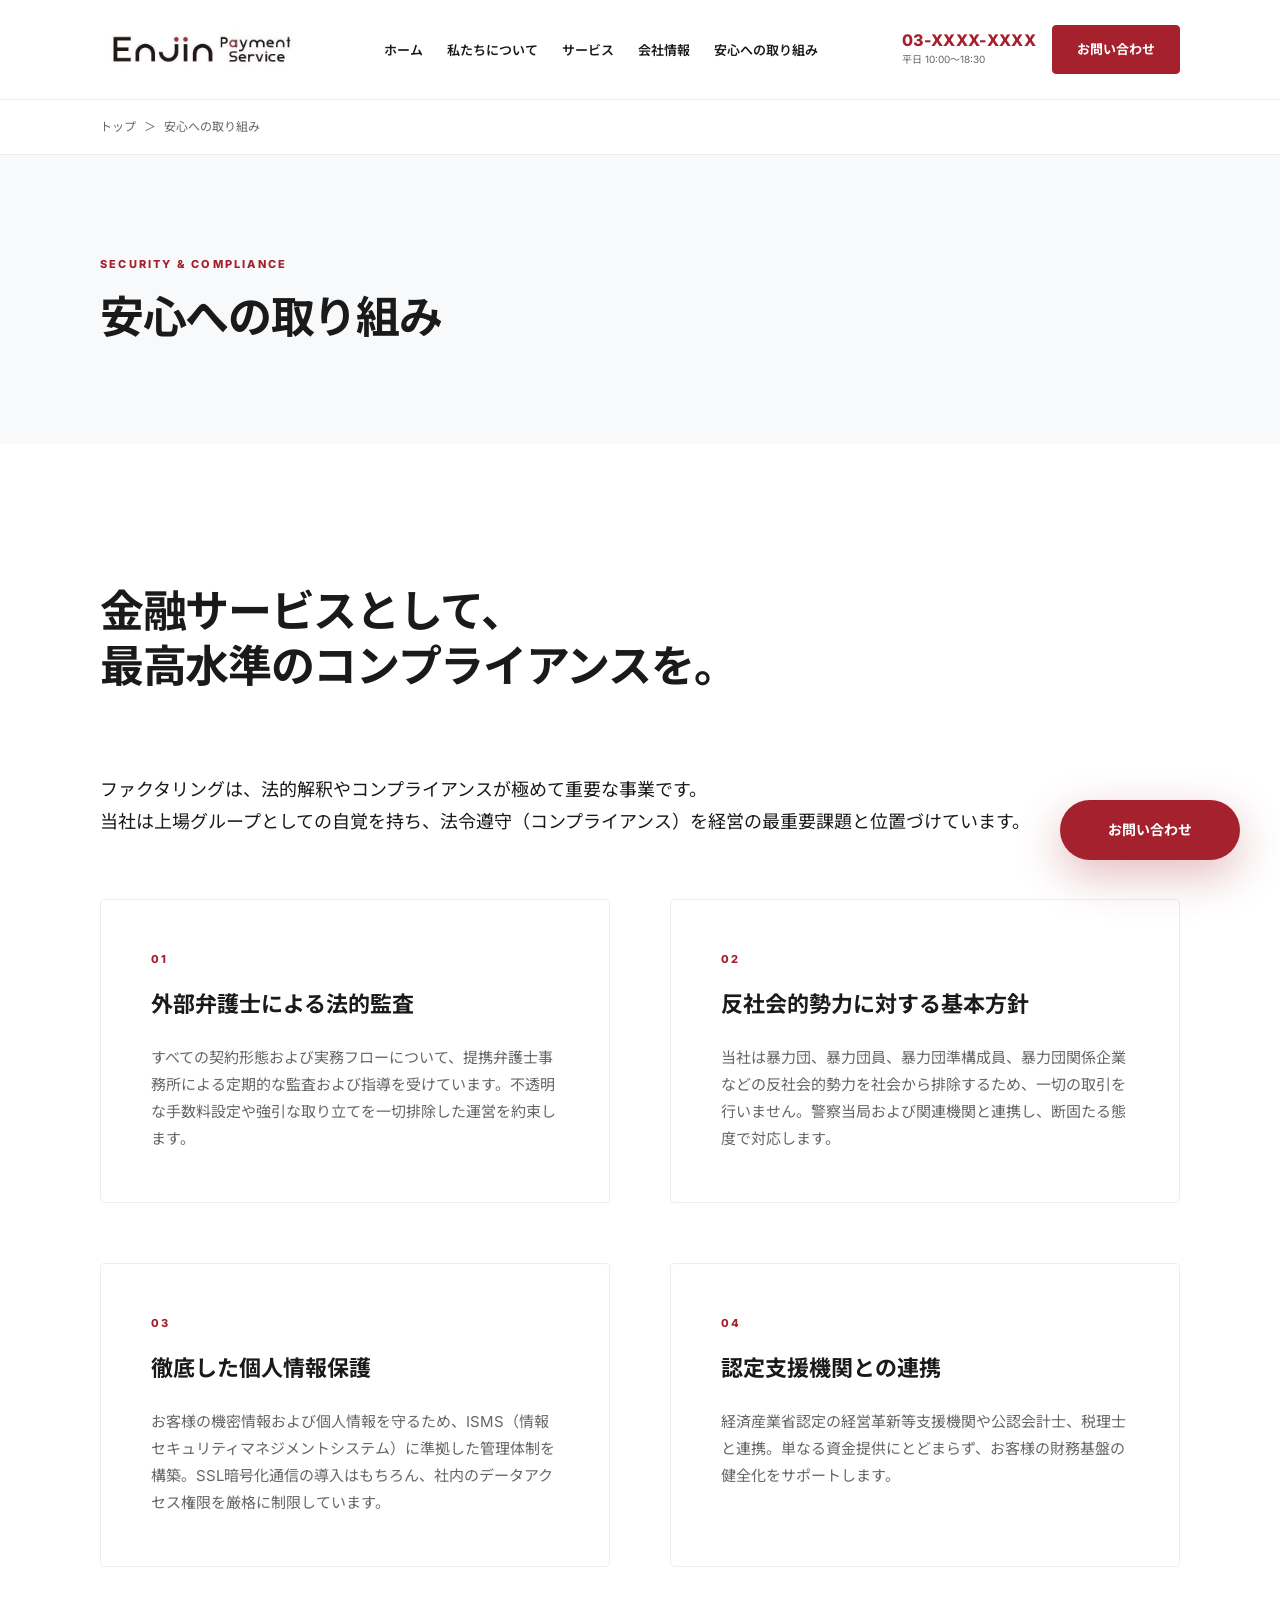
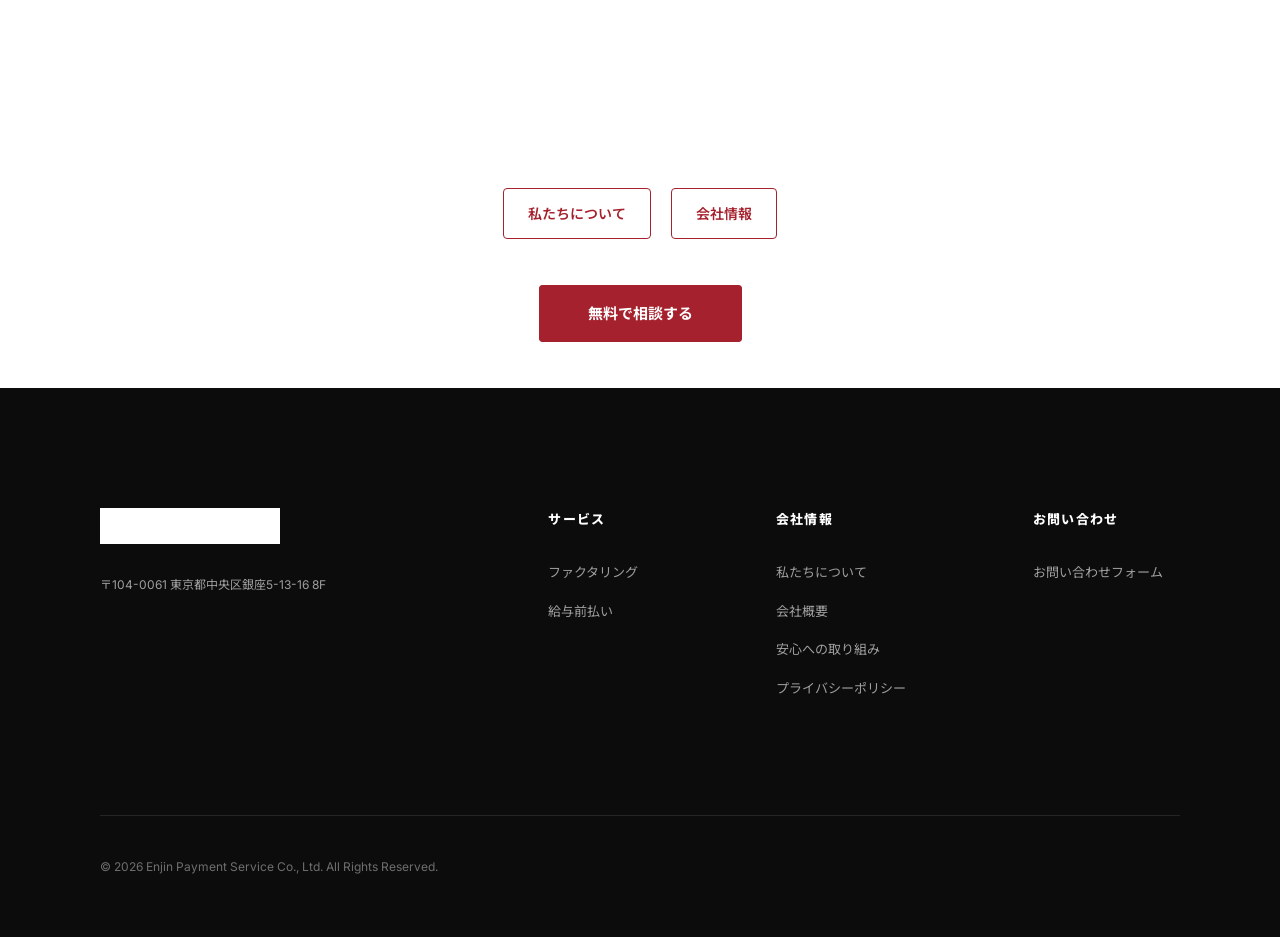
<file: security.html>
<!DOCTYPE html>
<html lang="ja">
<head>
<meta charset="UTF-8">
<meta name="viewport" content="width=device-width, initial-scale=1.0">
<title>安心への取り組み | 株式会社Enjin Payment Service</title>
<meta name="description" content="法令遵守・反社排除・個人情報保護への取り組み。上場グループとして最高水準のコンプライアンスで安心のファクタリングサービスを提供します。">
<link rel="stylesheet" href="style.css">
<link rel="preconnect" href="https://fonts.googleapis.com">
<link rel="preconnect" href="https://fonts.gstatic.com" crossorigin>
<link href="https://fonts.googleapis.com/css2?family=Inter:wght@400;600;700;800&family=Noto+Sans+JP:wght@400;700&display=swap" rel="stylesheet">
</head>
<body>
<div id="site-header"></div>
<div id="site-fab"></div>
<main>
<div class="breadcrumb"><div class="container"><a href="index.html">トップ</a><span>＞</span>安心への取り組み</div></div>
<section class="page-header" style="background: var(--bg-alt); padding: 100px 0;"><div class="container reveal active"><span class="label">Security & Compliance</span><h1 class="title-large">安心への取り組み</h1></div></section>
<section class="security-intro"><div class="container reveal"><div class="section-header" style="text-align: left;"><h2 class="title-large">金融サービスとして、<br>最高水準のコンプライアンスを。</h2></div><p style="font-size: 18px; margin-bottom: 60px;">ファクタリングは、法的解釈やコンプライアンスが極めて重要な事業です。<br>当社は上場グループとしての自覚を持ち、法令遵守（コンプライアンス）を経営の最重要課題と位置づけています。</p><div class="grid-2"><div class="card"><span class="label">01</span><h3>外部弁護士による法的監査</h3><p>すべての契約形態および実務フローについて、提携弁護士事務所による定期的な監査および指導を受けています。不透明な手数料設定や強引な取り立てを一切排除した運営を約束します。</p></div><div class="card"><span class="label">02</span><h3>反社会的勢力に対する基本方針</h3><p>当社は暴力団、暴力団員、暴力団準構成員、暴力団関係企業などの反社会的勢力を社会から排除するため、一切の取引を行いません。警察当局および関連機関と連携し、断固たる態度で対応します。</p></div><div class="card"><span class="label">03</span><h3>徹底した個人情報保護</h3><p>お客様の機密情報および個人情報を守るため、ISMS（情報セキュリティマネジメントシステム）に準拠した管理体制を構築。SSL暗号化通信の導入はもちろん、社内のデータアクセス権限を厳格に制限しています。</p></div><div class="card"><span class="label">04</span><h3>認定支援機関との連携</h3><p>経済産業省認定の経営革新等支援機関や公認会計士、税理士と連携。単なる資金提供にとどまらず、お客様の財務基盤の健全化をサポートします。</p></div></div></div></section>
<section style="padding:60px 0;"><div class="container" style="text-align:center;"><div class="sub-nav"><a href="about.html">私たちについて</a><a href="company.html">会社情報</a></div><div style="margin-top:40px;"><a href="contact.html" class="cta-btn-nav" style="padding:18px 48px;font-size:15px;">無料で相談する</a></div></div></section>
</main>
<div id="site-footer"></div>
<script src="components.js"></script>
</body>
</html>
</file>
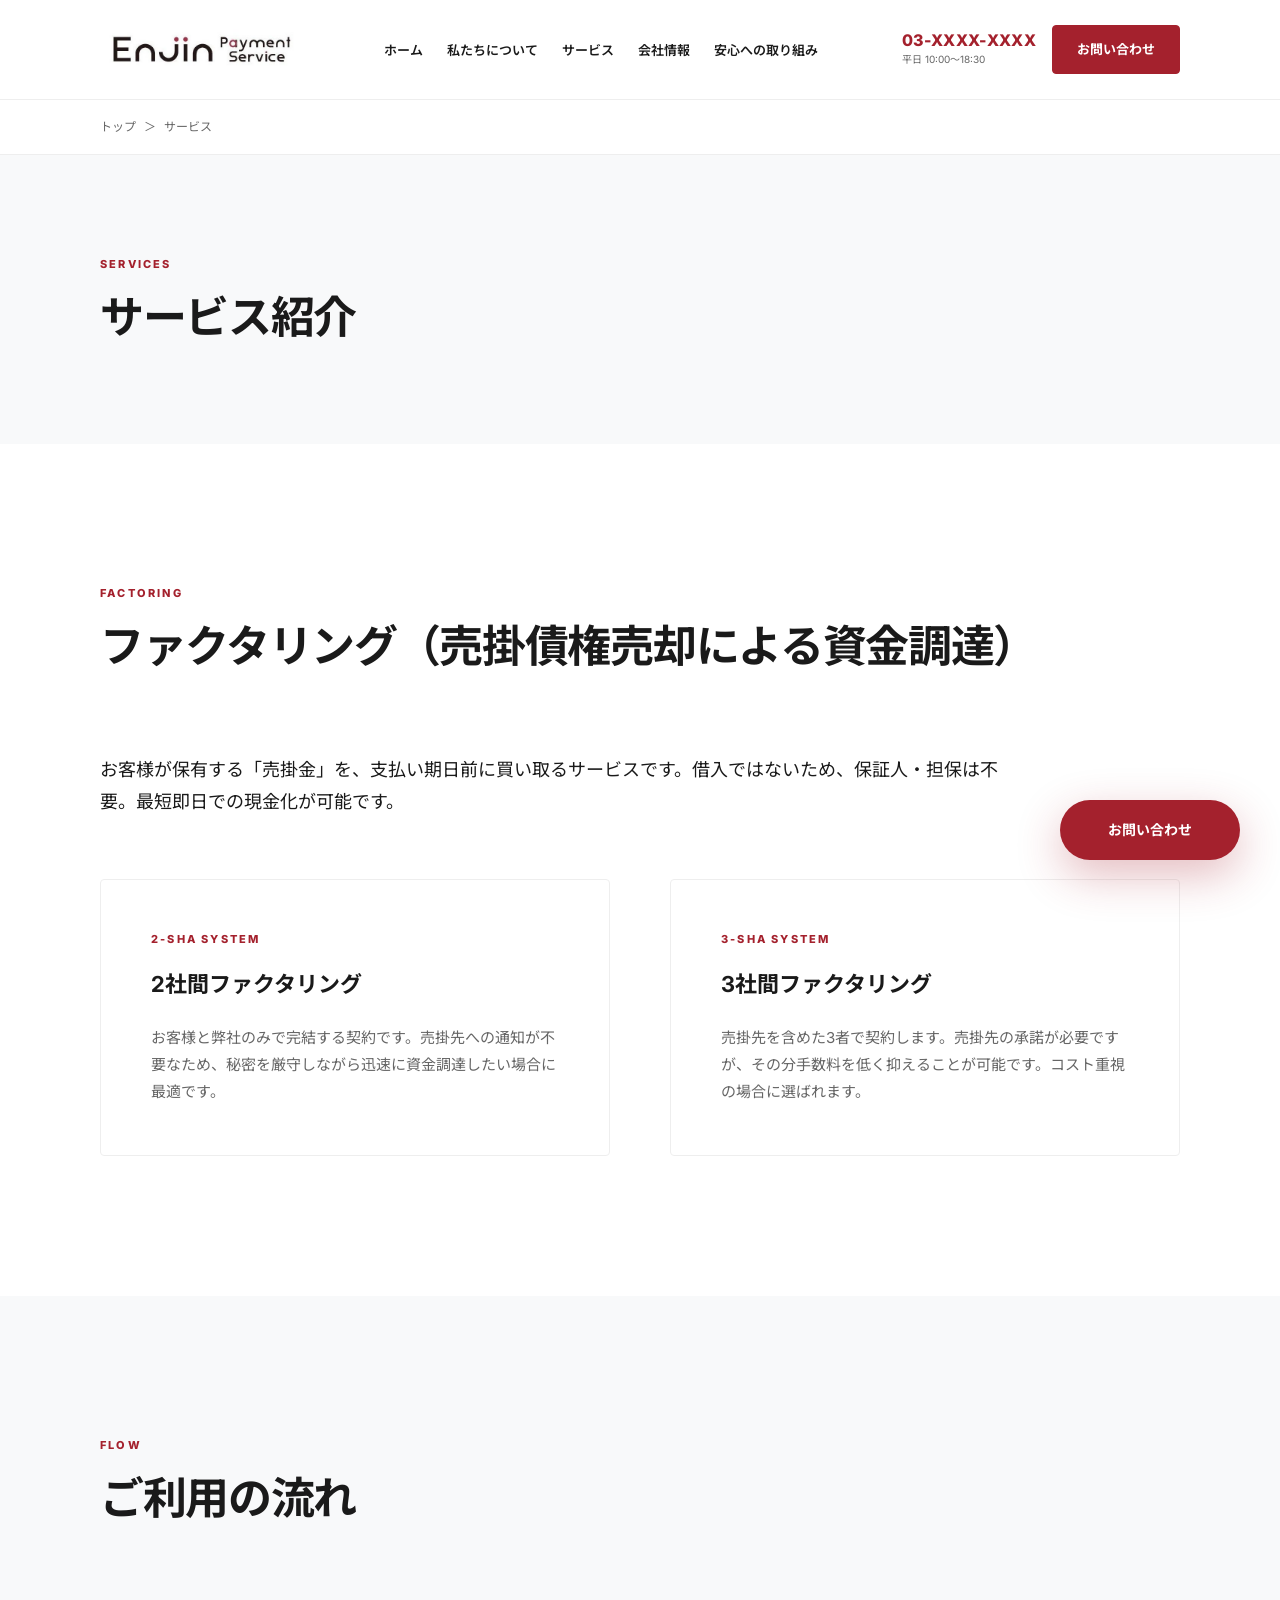
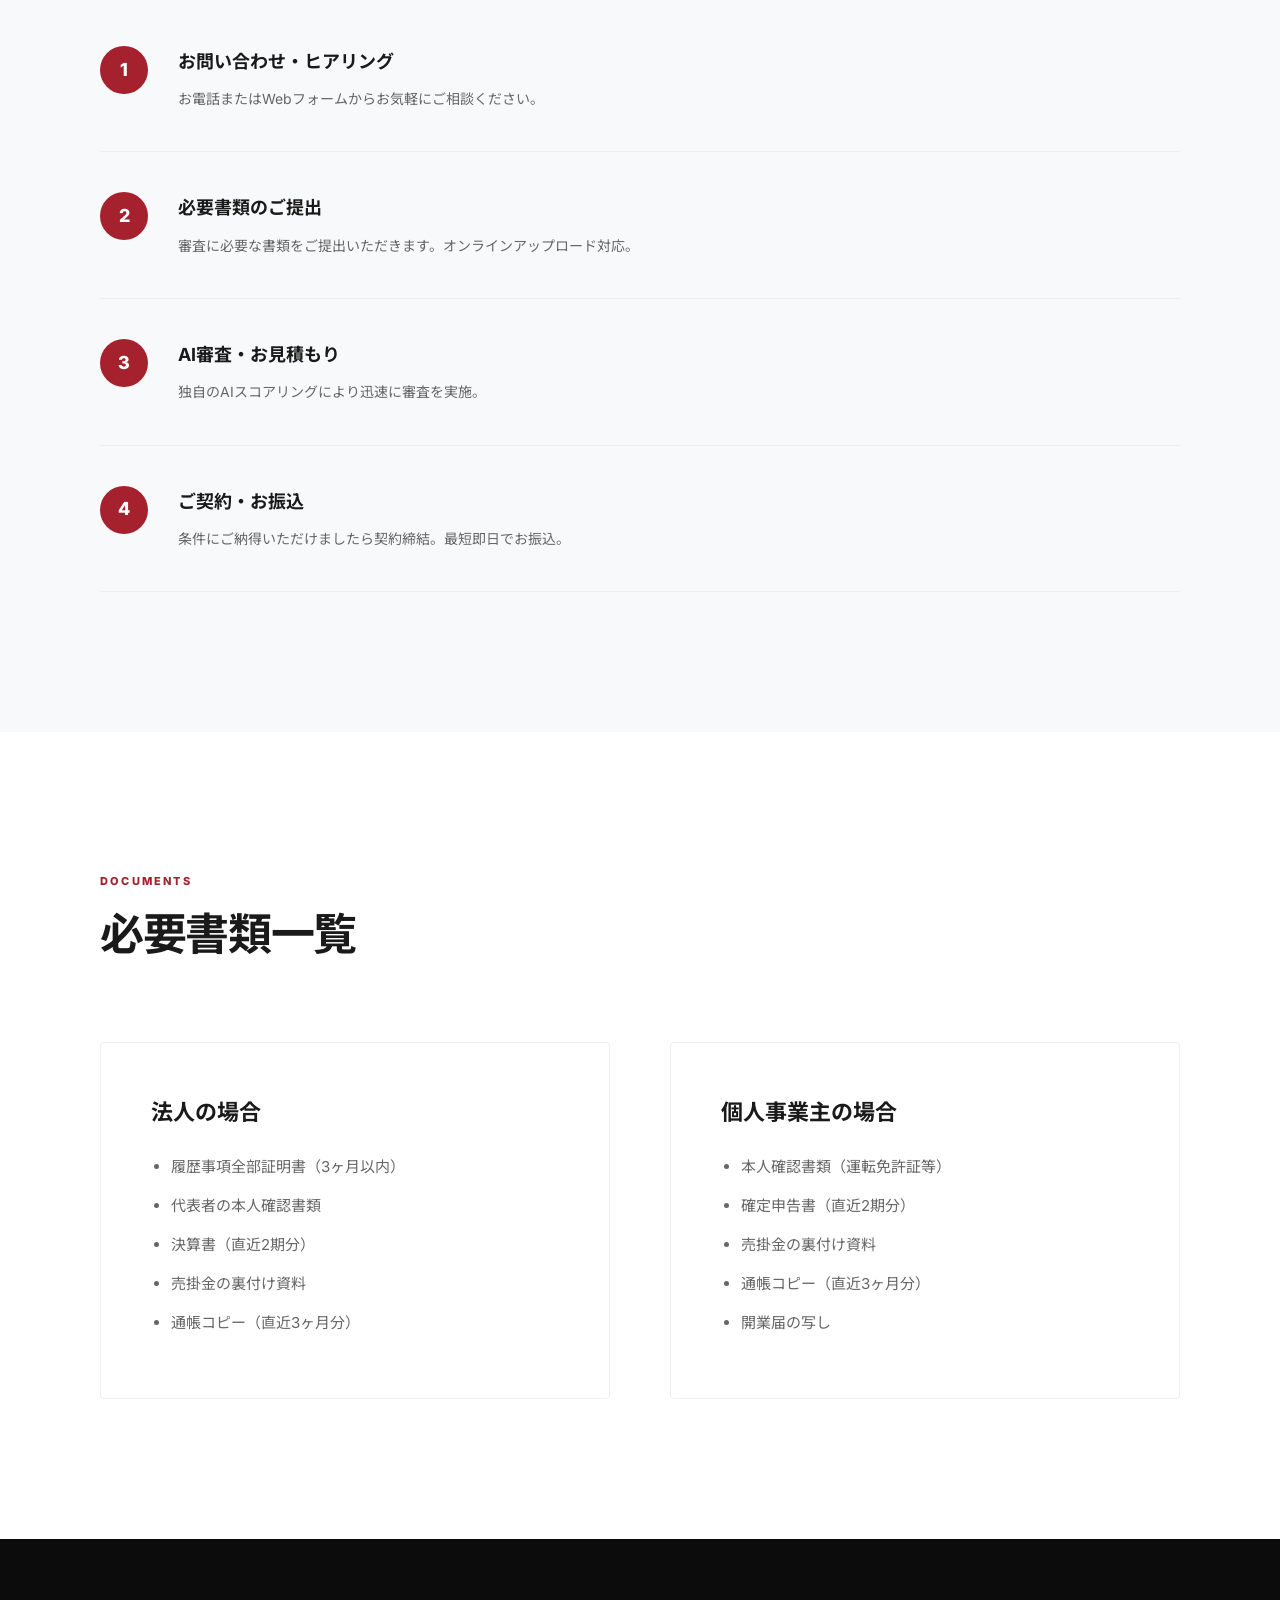
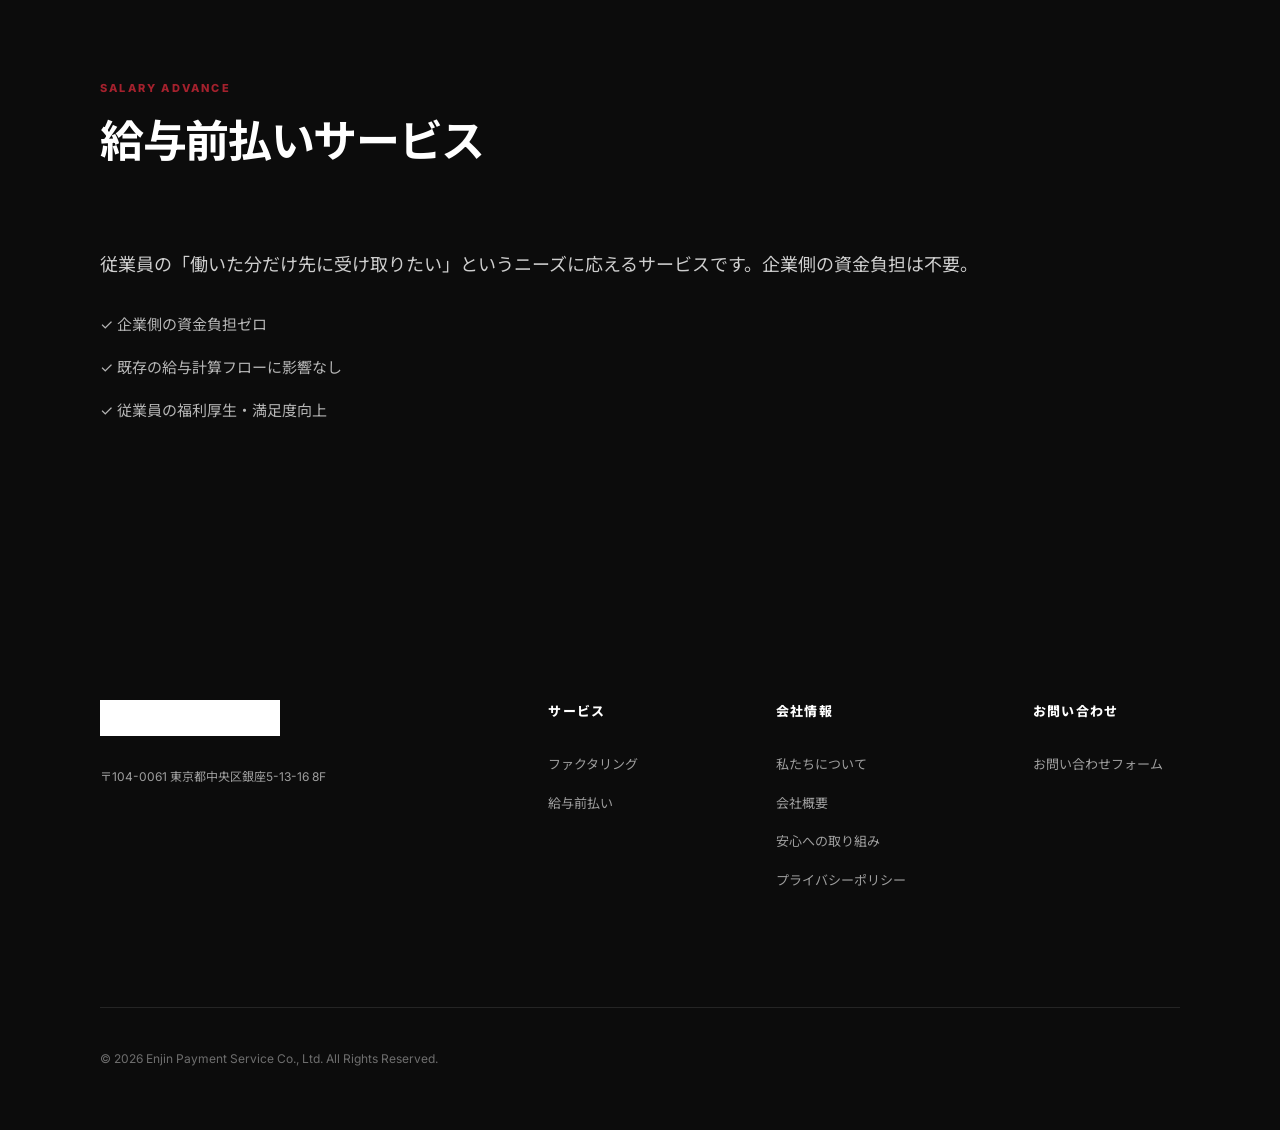
<file: services.html>
<!DOCTYPE html>
<html lang="ja">
<head>
<meta charset="UTF-8">
<meta name="viewport" content="width=device-width, initial-scale=1.0">
<title>サービス紹介 | 株式会社Enjin Payment Service</title>
<meta name="description" content="2社間・3社間ファクタリング、給与前払いサービスのご紹介。">
<link rel="stylesheet" href="style.css">
<link rel="preconnect" href="https://fonts.googleapis.com">
<link rel="preconnect" href="https://fonts.gstatic.com" crossorigin>
<link href="https://fonts.googleapis.com/css2?family=Inter:wght@400;600;700;800&family=Noto+Sans+JP:wght@400;700&display=swap" rel="stylesheet">
</head>
<body>
<div id="site-header"></div>
<div id="site-fab"></div>
<main>
<div class="breadcrumb"><div class="container"><a href="index.html">トップ</a><span>＞</span>サービス</div></div>
<section class="page-header" style="background:var(--bg-alt);padding:100px 0;"><div class="container reveal active"><span class="label">Services</span><h1 class="title-large">サービス紹介</h1></div></section>
<section id="factoring"><div class="container reveal"><div class="section-header" style="text-align:left;"><span class="label">Factoring</span><h2 class="title-large">ファクタリング（売掛債権売却による資金調達）</h2></div><p style="margin-bottom:60px;font-size:18px;max-width:900px;">お客様が保有する「売掛金」を、支払い期日前に買い取るサービスです。借入ではないため、保証人・担保は不要。最短即日での現金化が可能です。</p><div class="grid-2"><div class="card"><span class="label">2-sha System</span><h3>2社間ファクタリング</h3><p>お客様と弊社のみで完結する契約です。売掛先への通知が不要なため、秘密を厳守しながら迅速に資金調達したい場合に最適です。</p></div><div class="card"><span class="label">3-sha System</span><h3>3社間ファクタリング</h3><p>売掛先を含めた3者で契約します。売掛先の承諾が必要ですが、その分手数料を低く抑えることが可能です。コスト重視の場合に選ばれます。</p></div></div></div></section>
<section style="background:var(--bg-alt);"><div class="container reveal"><div class="section-header" style="text-align:left;"><span class="label">Flow</span><h2 class="title-large">ご利用の流れ</h2></div><div class="step-flow"><div class="step-item"><div class="step-num">1</div><div class="step-content"><h4>お問い合わせ・ヒアリング</h4><p>お電話またはWebフォームからお気軽にご相談ください。</p></div></div><div class="step-item"><div class="step-num">2</div><div class="step-content"><h4>必要書類のご提出</h4><p>審査に必要な書類をご提出いただきます。オンラインアップロード対応。</p></div></div><div class="step-item"><div class="step-num">3</div><div class="step-content"><h4>AI審査・お見積もり</h4><p>独自のAIスコアリングにより迅速に審査を実施。</p></div></div><div class="step-item"><div class="step-num">4</div><div class="step-content"><h4>ご契約・お振込</h4><p>条件にご納得いただけましたら契約締結。最短即日でお振込。</p></div></div></div></div></section>
<section><div class="container reveal"><div class="section-header" style="text-align:left;"><span class="label">Documents</span><h2 class="title-large">必要書類一覧</h2></div><div class="grid-2"><div class="card"><h3>法人の場合</h3><ul style="list-style:disc;padding-left:20px;color:var(--text-muted);font-size:15px;"><li style="margin-bottom:12px;">履歴事項全部証明書（3ヶ月以内）</li><li style="margin-bottom:12px;">代表者の本人確認書類</li><li style="margin-bottom:12px;">決算書（直近2期分）</li><li style="margin-bottom:12px;">売掛金の裏付け資料</li><li style="margin-bottom:12px;">通帳コピー（直近3ヶ月分）</li></ul></div><div class="card"><h3>個人事業主の場合</h3><ul style="list-style:disc;padding-left:20px;color:var(--text-muted);font-size:15px;"><li style="margin-bottom:12px;">本人確認書類（運転免許証等）</li><li style="margin-bottom:12px;">確定申告書（直近2期分）</li><li style="margin-bottom:12px;">売掛金の裏付け資料</li><li style="margin-bottom:12px;">通帳コピー（直近3ヶ月分）</li><li style="margin-bottom:12px;">開業届の写し</li></ul></div></div></div></section>
<section id="salary" style="background:#0c0c0c;color:#fff;padding:140px 0;"><div class="container reveal"><div class="section-header" style="text-align:left;"><span class="label">Salary Advance</span><h2 class="title-large">給与前払いサービス</h2></div><p style="font-size:18px;margin-bottom:30px;opacity:0.8;">従業員の「働いた分だけ先に受け取りたい」というニーズに応えるサービスです。企業側の資金負担は不要。</p><ul style="font-size:15px;opacity:0.7;"><li style="margin-bottom:16px;">✓ 企業側の資金負担ゼロ</li><li style="margin-bottom:16px;">✓ 既存の給与計算フローに影響なし</li><li style="margin-bottom:16px;">✓ 従業員の福利厚生・満足度向上</li></ul></div></section>
</main>
<div id="site-footer"></div>
<script src="components.js"></script>
</body>
</html>
</file>
<file: style.css>
:root {
    --primary: #a4212d;
    --primary-dark: #801a23;
    --bg: #ffffff;
    --bg-alt: #f8f9fa;
    --text: #1a1a1a;
    --text-muted: #666666;
    --border: #eeeeee;
    --container: 1140px;
    --font-main: 'Inter', 'Noto Sans JP', sans-serif;
    --shadow: 0 10px 40px rgba(0,0,0,0.06);
}

* { margin: 0; padding: 0; box-sizing: border-box; }
html { scroll-behavior: smooth; }
body { font-family: var(--font-main); color: var(--text); line-height: 1.8; background: var(--bg); -webkit-font-smoothing: antialiased; overflow-x: hidden; }
a { color: inherit; text-decoration: none; transition: 0.3s; }
ul { list-style: none; }

.container { max-width: var(--container); margin: 0 auto; padding: 0 30px; }

/* ================================================
   Header & Nav (Consistent across ALL pages)
   ================================================ */
header { height: 100px; display: flex; align-items: center; border-bottom: 1px solid var(--border); position: sticky; top: 0; background: rgba(255,255,255,0.98); z-index: 2600; }
header .container { display: flex; justify-content: space-between; align-items: center; width: 100%; }
.logo { display: flex; align-items: center; transition: opacity 0.3s; flex-shrink: 0; }
.logo:hover { opacity: 0.7; }
.logo img { height: 40px; width: auto; display: block; }


nav ul { display: flex; gap: 24px; align-items: center; }
nav a { font-size: 13px; font-weight: 600; color: var(--text); position: relative; white-space: nowrap; }
nav a::after { content: ''; position: absolute; bottom: -5px; left: 0; width: 0; height: 2px; background: var(--primary); transition: 0.3s; }
nav a:hover::after { width: 100%; }
.header-right { display: flex; align-items: center; gap: 16px; flex-shrink: 0; }
.cta-btn-nav { background: var(--primary); color: #fff !important; padding: 12px 24px; border-radius: 4px; font-size: 13px; font-weight: 700; border: 1px solid var(--primary); transition: 0.3s; white-space: nowrap; }
.cta-btn-nav:hover { background: #fff; color: var(--primary) !important; }
.cta-btn-nav::after { display: none; }


/* ================================================
   Floating Contact Button (FAB)
   ================================================ */
.fab { position: fixed; bottom: 40px; right: 40px; width: 180px; height: 60px; background: var(--primary); color: #fff; display: flex; align-items: center; justify-content: center; border-radius: 30px; font-weight: 700; font-size: 14px; box-shadow: 0 15px 45px rgba(164, 33, 45, 0.3); z-index: 3000; transition: 0.4s cubic-bezier(0.165, 0.84, 0.44, 1); will-change: transform; }
.fab:hover { transform: translateY(-5px) scale(1.05); background: var(--primary-dark); }

/* ================================================
   Scroll Reveal Animation
   ================================================ */
.reveal { opacity: 0; transform: translateY(20px); transition: opacity 0.8s ease, transform 0.8s cubic-bezier(0.215, 0.61, 0.355, 1); will-change: opacity, transform; }
.reveal.active { opacity: 1; transform: translateY(0); }

/* ================================================
   Common Section Styles
   ================================================ */
section { padding: 140px 0; }
.section-header { margin-bottom: 80px; text-align: center; }
.label { font-size: 11px; font-weight: 800; color: var(--primary); letter-spacing: 0.2em; text-transform: uppercase; margin-bottom: 15px; display: block; }
.title-large { font-size: 44px; font-weight: 700; letter-spacing: -0.03em; line-height: 1.25; }

/* ================================================
   Evidence Bar
   ================================================ */
.evidence-bar { background: var(--bg-alt); padding: 80px 0; border-top: 1px solid var(--border); border-bottom: 1px solid var(--border); }
.evidence-grid { display: grid; grid-template-columns: repeat(4, 1fr); text-align: center; }
.evidence-item .num { font-size: 52px; font-weight: 800; color: var(--primary); line-height: 1; margin-bottom: 10px; }
.evidence-item .unit { font-size: 16px; margin-left: 4px; color: var(--text); }
.evidence-item .txt { font-size: 13px; color: var(--text-muted); font-weight: 600; }

/* ================================================
   Grid & Cards
   ================================================ */
.grid-2 { display: grid; grid-template-columns: 1fr 1fr; gap: 60px; }
.grid-3 { display: grid; grid-template-columns: repeat(3, 1fr); gap: 40px; }
.card { padding: 50px; border: 1px solid var(--border); background: #fff; transition: 0.4s; height: 100%; border-radius: 4px; will-change: transform, box-shadow; }
.card:hover { border-color: #ddd; transform: translateY(-5px); box-shadow: var(--shadow); }
.card h3 { font-size: 22px; margin-bottom: 20px; font-weight: 700; }
.card p { font-size: 15px; color: var(--text-muted); line-height: 1.8; }

/* ================================================
   Comparison Table
   ================================================ */
.comp-table { width: 100%; border-collapse: collapse; margin-top: 60px; border: 1px solid var(--border); }
.comp-table th, .comp-table td { padding: 25px; text-align: center; font-size: 15px; border: 1px solid var(--border); }
.comp-table th { background: var(--bg-alt); font-weight: 700; color: var(--text-muted); }
.highlight { color: var(--primary); font-weight: 800; }

/* ================================================
   FAQ Accordion
   ================================================ */
.faq-item { border-bottom: 1px solid var(--border); overflow: hidden; }
.faq-q { padding: 30px 0; font-weight: 700; font-size: 17px; display: flex; gap: 20px; align-items: center; cursor: pointer; transition: color 0.3s; user-select: none; }
.faq-q:hover { color: var(--primary); }
.faq-q::before { content: 'Q'; color: var(--primary); font-size: 24px; font-weight: 900; flex-shrink: 0; }
.faq-q::after { content: '+'; margin-left: auto; font-size: 24px; color: var(--text-muted); transition: transform 0.3s; flex-shrink: 0; }
.faq-item.active .faq-q::after { transform: rotate(45deg); }
.faq-a { max-height: 0; padding: 0 0 0 44px; transition: max-height 0.4s cubic-bezier(0.4, 0, 0.2, 1), opacity 0.4s, padding 0.4s; opacity: 0; font-size: 15px; color: var(--text-muted); line-height: 1.8; }
.faq-item.active .faq-a { max-height: 500px; padding: 10px 0 40px 44px; opacity: 1; }

/* ================================================
   Contact Form
   ================================================ */
.form-group { margin-bottom: 30px; }
.form-group label { display: block; font-size: 13px; font-weight: 700; margin-bottom: 10px; color: var(--text); }
.form-control { width: 100%; padding: 16px; border: 1px solid #ddd; border-radius: 4px; font-size: 15px; font-family: inherit; transition: 0.3s; background: #fff; }
.form-control:focus { outline: none; border-color: var(--primary); box-shadow: 0 0 0 4px rgba(164, 33, 45, 0.05); }
textarea.form-control { resize: vertical; }

/* ================================================
   Step Flow (Services)
   ================================================ */
.step-flow { counter-reset: step; }
.step-item { display: flex; gap: 30px; padding: 40px 0; border-bottom: 1px solid var(--border); align-items: flex-start; }
.step-num { width: 48px; height: 48px; background: var(--primary); color: #fff; border-radius: 50%; display: flex; align-items: center; justify-content: center; font-weight: 800; font-size: 18px; flex-shrink: 0; }
.step-content h4 { font-size: 18px; font-weight: 700; margin-bottom: 8px; }
.step-content p { font-size: 14px; color: var(--text-muted); }

/* ================================================
   Company Info Table
   ================================================ */
.info-row { display: flex; padding: 40px 0; border-bottom: 1px solid var(--border); }
.info-label { width: 280px; font-weight: 700; color: var(--text-muted); font-size: 14px; letter-spacing: 0.1em; flex-shrink: 0; }
.info-value { flex: 1; font-weight: 700; font-size: 17px; }

/* ================================================
   Footer
   ================================================ */
footer { background: #0c0c0c; color: #fff; padding: 120px 0 60px; }
.footer-grid { display: grid; grid-template-columns: 2.5fr 1fr 1.2fr 1fr; gap: 80px; margin-bottom: 100px; }
.footer-logo { margin-bottom: 30px; }
.footer-logo img { height: 36px; width: auto; display: block; filter: brightness(0) invert(1); }
.footer-links h4 { font-size: 13px; margin-bottom: 30px; color: #fff; font-weight: 800; letter-spacing: 0.1em; }
.footer-links li { margin-bottom: 15px; font-size: 13px; }
.footer-links a { opacity: 0.6; }
.footer-links a:hover { opacity: 1; color: var(--primary); }
.footer-bottom { padding-top: 40px; border-top: 1px solid rgba(255,255,255,0.1); }
.footer-bottom p { font-size: 12px; opacity: 0.4; }

/* ================================================
   Header Phone
   ================================================ */
.header-phone { display: flex; align-items: center; gap: 8px; flex-shrink: 0; }
.header-phone .phone-num { font-size: 16px; font-weight: 800; color: var(--primary); letter-spacing: 0.02em; white-space: nowrap; line-height: 1.2; }
.header-phone .phone-hours { font-size: 10px; color: var(--text-muted); white-space: nowrap; }

/* ================================================
   Breadcrumb
   ================================================ */
.breadcrumb { padding: 16px 0; font-size: 12px; color: var(--text-muted); border-bottom: 1px solid var(--border); }
.breadcrumb a { color: var(--text-muted); }
.breadcrumb a:hover { color: var(--primary); }
.breadcrumb span { margin: 0 8px; }

/* ================================================
   News Section
   ================================================ */
.news-list { max-width: 800px; }
.news-item { display: flex; gap: 20px; padding: 20px 0; border-bottom: 1px solid var(--border); align-items: baseline; }
.news-date { font-size: 13px; color: var(--text-muted); flex-shrink: 0; width: 100px; font-weight: 600; }
.news-title { font-size: 14px; font-weight: 600; }
.news-title a:hover { color: var(--primary); }

/* ================================================
   Staff Cards
   ================================================ */
.staff-grid { display: grid; grid-template-columns: repeat(3, 1fr); gap: 30px; }
.staff-card { text-align: center; padding: 40px 20px; border: 1px solid var(--border); border-radius: 4px; }
.staff-photo { width: 100px; height: 100px; border-radius: 50%; background: var(--bg-alt); margin: 0 auto 20px; display: flex; align-items: center; justify-content: center; border: 2px dashed var(--border); }
.staff-card .staff-quote { font-size: 14px; color: var(--text-muted); margin-bottom: 12px; font-style: italic; }
.staff-card .staff-name { font-size: 16px; font-weight: 700; }

/* ================================================
   Group Enterprise
   ================================================ */
.group-bar { display: flex; gap: 60px; align-items: center; justify-content: center; padding: 30px 0; }
.group-stat { text-align: center; }
.group-stat .num { font-size: 36px; font-weight: 800; color: var(--primary); }
.group-stat .txt { font-size: 13px; color: var(--text-muted); margin-top: 4px; }

/* ================================================
   Sub Navigation
   ================================================ */
.sub-nav { display: flex; gap: 20px; justify-content: center; padding: 20px 0; }
.sub-nav a { font-size: 14px; font-weight: 600; color: var(--primary); padding: 12px 24px; border: 1px solid var(--primary); border-radius: 4px; transition: 0.3s; }
.sub-nav a:hover { background: var(--primary); color: #fff; }

/* ================================================
   Hamburger Menu
   ================================================ */
.hamburger { display: none; background: none; border: none; cursor: pointer; padding: 8px; z-index: 3000; }
.hamburger span { display: block; width: 24px; height: 2px; background: var(--text); margin: 6px 0; transition: 0.3s; }
.hamburger.active span:nth-child(1) { transform: rotate(45deg) translate(5px, 6px); }
.hamburger.active span:nth-child(2) { opacity: 0; }
.hamburger.active span:nth-child(3) { transform: rotate(-45deg) translate(5px, -6px); }

/* ================================================
   Responsive — Tablet (max-width: 1024px)
   ================================================ */
@media (max-width: 1024px) {
    nav ul { gap: 16px; }
    nav a { font-size: 12px; }
    .header-phone .phone-num { font-size: 14px; }
    section { padding: 80px 0; }
    .section-header { margin-bottom: 50px; }
    .title-large { font-size: 36px; }
    .grid-2 { gap: 40px; }
    .card { padding: 35px; }
    .card h3 { font-size: 20px; }
    .evidence-item .num { font-size: 40px; }
}

/* ================================================
   Responsive — Mobile (max-width: 768px)
   ================================================ */
@media (max-width: 768px) {
    .container { padding: 0 16px; }

    /* Header */
    header { height: 60px; }
    .logo img { height: 28px; }
    .hamburger { display: block; }
    nav { position: fixed; top: 0; right: -100%; width: 280px; height: 100vh; background: #fff; z-index: 2500; padding: 80px 24px 40px; transition: right 0.3s ease; box-shadow: -10px 0 30px rgba(0,0,0,0.1); overflow-y: auto; }
    nav.open { right: 0; }
    nav ul { flex-direction: column; gap: 0; align-items: stretch; }
    nav ul li { border-bottom: 1px solid var(--border); }
    nav a { display: block; padding: 16px 0; font-size: 15px; }
    nav a::after { display: none; }
    .header-right { display: none; }
    .nav-overlay { display: none; position: fixed; inset: 0; background: rgba(0,0,0,0.4); z-index: 2400; }
    .nav-overlay.active { display: block; }

    /* ===== CRITICAL: Override inline styles ===== */

    /* Hero — index.html uses inline font-size:72px, padding:180px etc */
    .hero-simple { padding: 100px 0 50px !important; }
    .hero-simple h1 { font-size: 28px !important; line-height: 1.3 !important; margin-bottom: 20px !important; letter-spacing: -0.02em !important; }
    .hero-simple p { font-size: 14px !important; margin-bottom: 28px !important; line-height: 1.8 !important; }
    .hero-simple .cta-btn-nav { padding: 16px 32px !important; font-size: 14px !important; display: inline-block !important; }
    .hero-actions { text-align: center; }

    /* Page Headers — all sub-pages use inline padding:100px */
    .page-header { padding: 70px 0 36px !important; }
    .page-header .title-large { font-size: 24px !important; }

    /* Sections — override inline padding on many sections */
    section { padding: 50px 0 !important; }
    .section-header { margin-bottom: 32px; }
    .section-header h2 { font-size: 22px !important; }
    .title-large { font-size: 22px !important; }
    .label { font-size: 10px; margin-bottom: 8px; }

    /* Grids — force single column */
    .grid-2, .grid-3, .footer-grid, .staff-grid { grid-template-columns: 1fr !important; }
    .grid-2 { gap: 24px !important; }
    .grid-3 { gap: 20px !important; }

    /* Evidence Bar */
    .evidence-bar { padding: 36px 0 !important; }
    .evidence-grid { grid-template-columns: repeat(2, 1fr) !important; gap: 24px; }
    .evidence-item .num { font-size: 32px; }
    .evidence-item .txt { font-size: 12px; }

    /* Cards */
    .card { padding: 24px !important; }
    .card h3 { font-size: 17px !important; margin-bottom: 12px; }
    .card p { font-size: 13px; }
    /* Dark cards (about.html group trust) */
    .card div[style*="font-size: 36px"] { font-size: 24px !important; }

    /* Comparison Table — prevent overflow */
    .comp-table { font-size: 11px; }
    .comp-table th, .comp-table td { padding: 10px 6px !important; font-size: 11px !important; word-break: break-all; }
    .comp-table th:first-child, .comp-table td:first-child { min-width: 70px; background: var(--bg-alt); font-size: 11px !important; }
    .comp-table { margin-top: 30px !important; }

    /* FAQ */
    .faq-q { font-size: 14px; padding: 18px 0; gap: 12px; }
    .faq-q::before { font-size: 18px; }
    .faq-q::after { font-size: 20px; }
    .faq-a { font-size: 13px; }
    .faq-item.active .faq-a { padding: 8px 0 24px 36px; }
    .faq-list { margin: 0 !important; }

    /* Company Info */
    .info-row { flex-direction: column; gap: 4px; padding: 14px 0; }
    .info-label { width: auto; font-size: 11px; letter-spacing: 0.05em; }
    .info-value { font-size: 14px; }

    /* Contact Form */
    .form-control { padding: 14px; font-size: 14px; }
    .contact-form div[style*="padding: 60px"] { padding: 24px !important; }
    .contact-form .cta-btn-nav { width: 100% !important; }

    /* Steps */
    .step-item { flex-direction: column; gap: 12px; padding: 20px 0; }
    .step-content h4 { font-size: 16px !important; }
    .step-content p { font-size: 13px !important; }

    /* News */
    .news-item { flex-direction: column; gap: 4px; padding: 14px 0; }
    .news-date { width: auto; font-size: 12px; }
    .news-title { font-size: 13px; }

    /* Staff */
    .staff-grid { grid-template-columns: 1fr !important; gap: 16px; }
    .staff-card { padding: 24px 16px !important; }
    .staff-photo { width: 80px; height: 80px; }

    /* Group Bar */
    .group-bar { flex-direction: column; gap: 20px; padding: 20px 16px !important; }
    .group-stat .num { font-size: 28px !important; }
    .group-stat .txt { font-size: 12px; }

    /* CTA Section — index.html uses inline styles */
    section[style*="background: var(--primary)"] { padding: 60px 0 !important; }
    section[style*="background: var(--primary)"] h2 { font-size: 22px !important; margin-bottom: 16px !important; }
    section[style*="background: var(--primary)"] p { font-size: 13px !important; margin-bottom: 30px !important; }
    section[style*="background: var(--primary)"] a[style] { padding: 16px 40px !important; font-size: 14px !important; }

    /* Dark Sections (about group-trust, services salary) */
    .group-trust, section[style*="background:#0c0c0c"], section[style*="background: #0c0c0c"] { padding: 60px 0 !important; }

    /* About page mission image placeholder */
    div[style*="height: 400px"] { height: 200px !important; }
    /* CEO photo placeholder */
    div[style*="height:350px"], div[style*="height: 350px"] { height: 200px !important; }

    /* Sub Nav */
    .sub-nav { flex-direction: column; align-items: stretch; gap: 10px; }
    .sub-nav a { text-align: center; font-size: 13px; padding: 14px 20px; }

    /* Footer */
    footer { padding: 60px 0 30px !important; }
    .footer-grid { gap: 24px !important; margin-bottom: 40px !important; }
    .footer-logo { margin-bottom: 16px; }
    .footer-logo img { height: 28px; }
    .footer-links h4 { font-size: 13px; margin-bottom: 16px !important; }
    .footer-links li { margin-bottom: 10px; }
    .footer-links li a { font-size: 13px; }
    .footer-bottom p { font-size: 11px; }

    /* FAB — full-width bottom bar on mobile */
    .fab { width: calc(100% - 32px); height: 52px; bottom: 16px; left: 16px; right: 16px; border-radius: 8px; font-size: 14px; font-weight: 700; z-index: 2300; }
    .fab span { display: inline; }
    /* Hide FAB when hamburger menu is open */
    .nav-overlay.active ~ .fab { display: none; }
    /* Hide FAB on contact page (redundant) */
    .page-contact .fab { display: none !important; }

    /* Phone (hidden on mobile) */
    .header-phone { display: none; }

    /* Breadcrumb */
    .breadcrumb { font-size: 11px; padding: 10px 0; }

    /* Privacy content */
    .privacy-content h2 { font-size: 16px !important; margin: 28px 0 14px !important; }
    .privacy-content p { font-size: 14px !important; }

    /* Generic text size overrides for inline styles */
    p[style*="font-size: 20px"], p[style*="font-size:20px"] { font-size: 14px !important; }
    p[style*="font-size: 18px"], p[style*="font-size:18px"] { font-size: 14px !important; }
    p[style*="font-size: 16px"], p[style*="font-size:16px"] { font-size: 14px !important; }
    div[style*="font-size: 36px"], div[style*="font-size:36px"] { font-size: 24px !important; }
    p[style*="font-size: 18px;"] { font-size: 14px !important; }
    h2[style*="font-size: 36px"] { font-size: 22px !important; }
    p[style*="margin-bottom: 50px"] { margin-bottom: 24px !important; }
    p[style*="margin-bottom: 56px"] { margin-bottom: 24px !important; }
    div[style*="margin-top:40px"] a.cta-btn-nav { padding: 16px 32px !important; font-size: 14px !important; }
}
</file>
